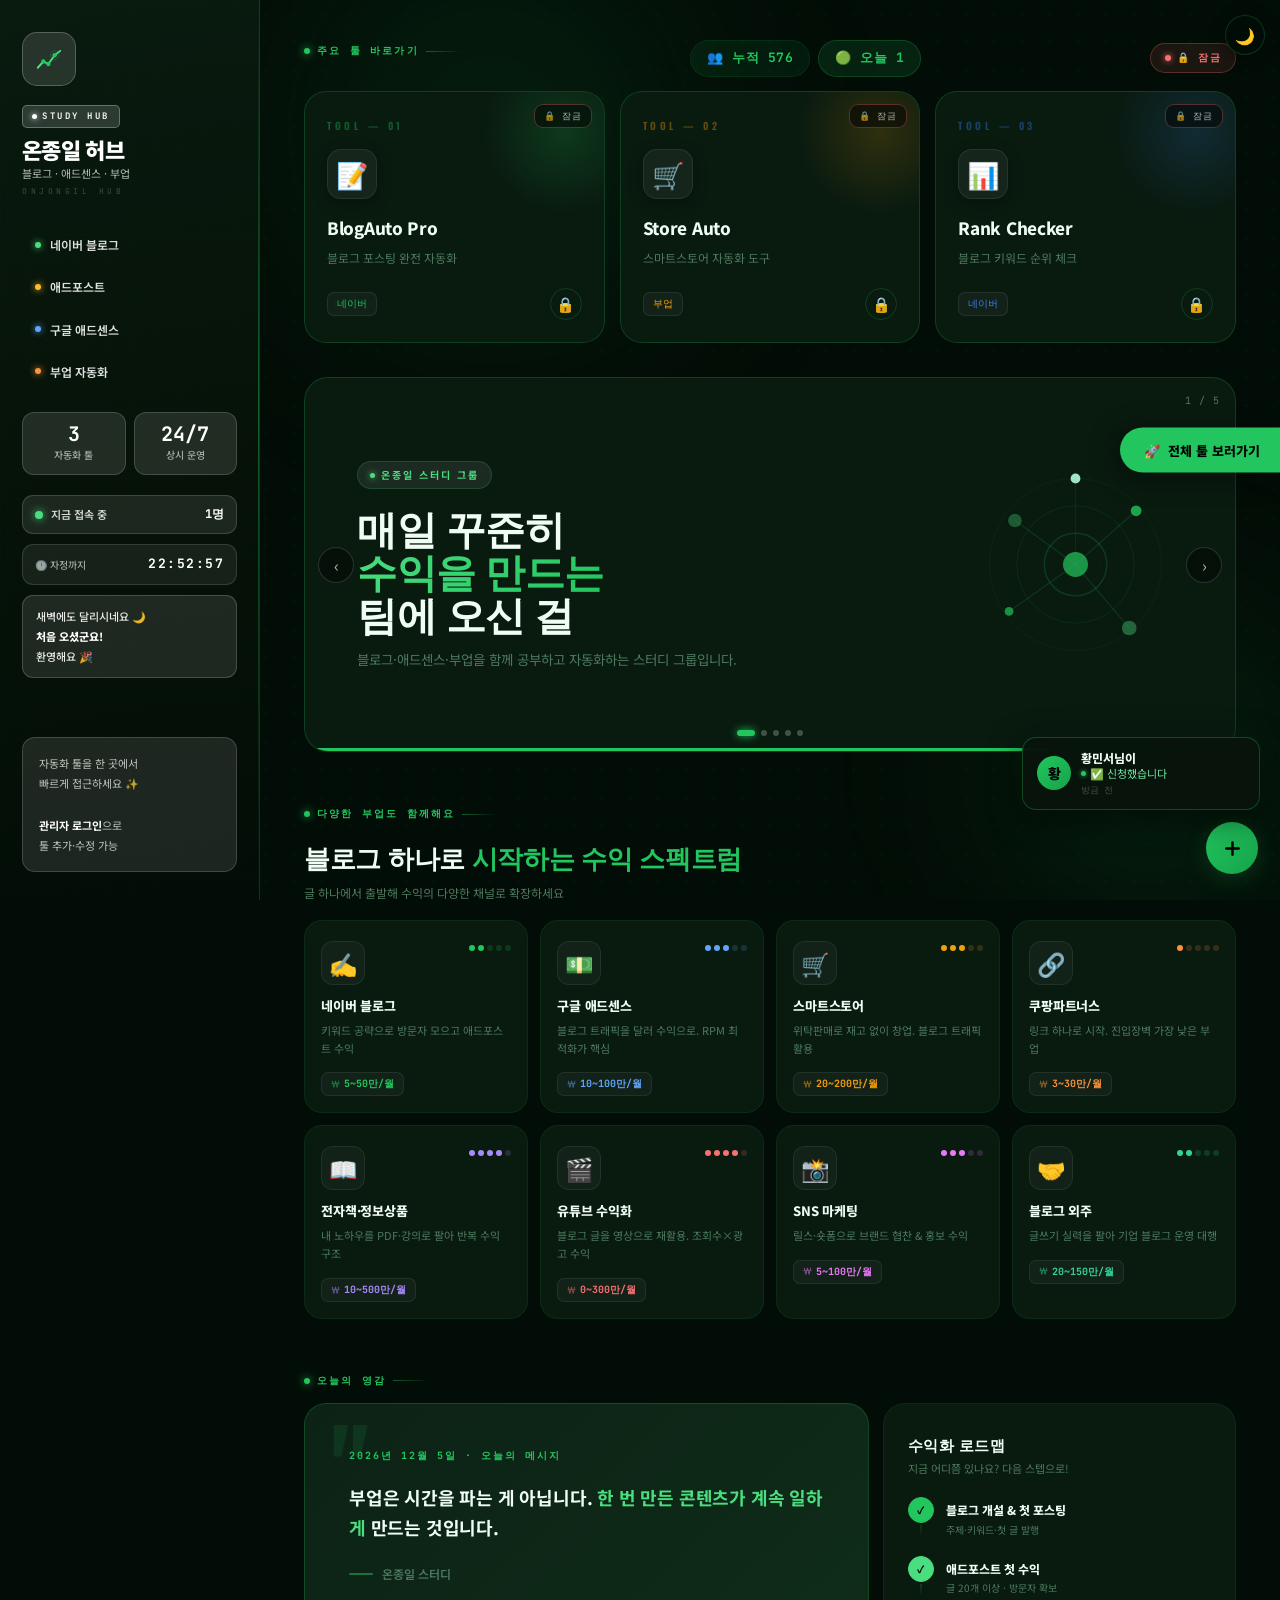
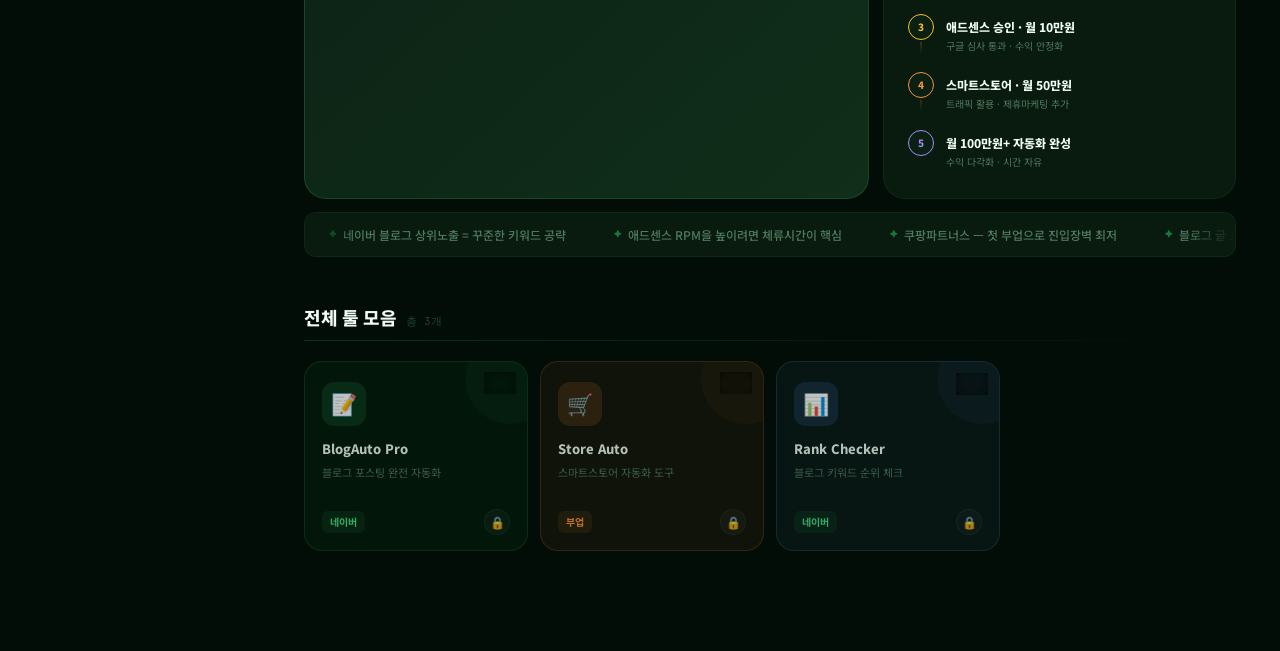
<file: index.html>
<!DOCTYPE html>
<html lang="ko">
<head>
<meta charset="UTF-8"/>
<meta name="viewport" content="width=device-width,initial-scale=1.0,maximum-scale=1.0"/>
<title>온종일 허브 — 블로그로 매달 수익 만들기</title>
<meta name="description" content="AI 자동화 툴 3종 + 8가지 부업 + 수익화 로드맵. 블로그로 매달 수익 만드는 온종일 스터디 허브"/>
<meta name="keywords" content="블로그 수익화,애드센스,네이버 블로그,스마트스토어,부업,BlogAuto Pro,AI 자동화"/>
<meta property="og:type" content="website"/>
<meta property="og:site_name" content="온종일 허브"/>
<meta property="og:title" content="온종일 허브 — 블로그로 매달 수익 만들기"/>
<meta property="og:description" content="AI 자동화 툴 3종 + 8가지 부업 + 수익화 로드맵. 블로그로 매달 수익 만드는 온종일 스터디 허브"/>
<meta property="og:url" content="https://hub.xn--zk5biyyw.com"/>
<meta property="og:image" content="https://hub.xn--zk5biyyw.com/assets/images/og-hub-2026.png"/>
<meta property="og:image:width" content="1200"/>
<meta property="og:image:height" content="630"/>
<meta property="og:image:alt" content="온종일 허브 — 블로그 수익화 AI 자동화 툴 & 부업 스터디"/>
<meta property="og:locale" content="ko_KR"/>
<meta name="twitter:card" content="summary_large_image"/>
<meta name="twitter:title" content="온종일 허브 — 블로그로 매달 수익 만들기"/>
<meta name="twitter:description" content="AI 자동화 툴 3종 + 8가지 부업 + 수익화 로드맵"/>
<meta name="twitter:image" content="https://hub.xn--zk5biyyw.com/assets/images/og-hub-2026.png"/>
<link rel="preconnect" href="https://fonts.googleapis.com"/>
<link rel="preconnect" href="https://fonts.gstatic.com" crossorigin/>
<link href="https://fonts.googleapis.com/css2?family=Noto+Sans+KR:wght@400;500;700;900&family=Oswald:wght@600;700&family=JetBrains+Mono:wght@500;700&display=swap" rel="stylesheet"/>
<style>
/* ── RESET ── */
*,*::before,*::after{box-sizing:border-box;margin:0;padding:0}
html{font-size:16px;-webkit-text-size-adjust:100%}
body,button,input,select{font-family:'Noto Sans KR',-apple-system,sans-serif}
a{text-decoration:none;color:inherit}
img,svg{display:block;max-width:100%}
.hide{display:none!important}

/* ── TOKENS ── */
:root{
  --bg:#030d07;--bg2:#061208;--bg3:#091a0f;--bg4:#0c2215;--bg5:#102e1a;
  --a:#22c55e;--ah:#4ade80;--am:#16a34a;
  --ag:rgba(34,197,94,.18);--ag2:rgba(34,197,94,.08);
  --t1:#f0fdf4;--t2:#bbf7d0;--t3:#6ee7a0;--t4:#4d7a5e;--t5:#1e4432;
  --b1:rgba(34,197,94,.1);--b2:rgba(34,197,94,.22);--b3:rgba(34,197,94,.44);
  --sw:260px;
  --ease:cubic-bezier(.22,1,.36,1);
  --spring:cubic-bezier(.34,1.56,.64,1);
  --r:18px;
}
body.pk{
  --bg:#fef4f8;--bg2:#fdedf4;--bg3:#fce4ee;--bg4:#fbd9e7;--bg5:#f5c8d8;
  --a:#ff4d8d;--ah:#ff80b0;--am:#e0306e;
  --ag:rgba(255,77,141,.15);--ag2:rgba(255,77,141,.07);
  --t1:#160810;--t2:#5a1838;--t3:#9a3870;--t4:#aa7088;--t5:#e8d0db;
  --b1:rgba(255,77,141,.1);--b2:rgba(255,77,141,.22);--b3:rgba(255,77,141,.44);
}

/* ── BASE ── */
body{background:var(--bg);color:var(--t1);line-height:1.6;
  -webkit-font-smoothing:antialiased;overflow-x:hidden;min-height:100vh}
body::before{content:'';position:fixed;inset:0;pointer-events:none;z-index:0;
  background-image:radial-gradient(circle,rgba(34,197,94,.055) 1px,transparent 1px);
  background-size:28px 28px}
body.pk::before{background-image:radial-gradient(circle,rgba(255,77,141,.065) 1px,transparent 1px)}

/* Ambient orbs */
.orbs{position:fixed;inset:0;pointer-events:none;z-index:0;overflow:hidden}
.orb{position:absolute;border-radius:50%;filter:blur(88px);will-change:transform}
.o1{width:580px;height:580px;top:-160px;left:calc(var(--sw) - 60px);
  background:radial-gradient(circle,rgba(12,90,38,.32),transparent 65%);
  animation:o1 24s ease-in-out infinite}
.o2{width:420px;height:420px;bottom:-80px;right:-80px;
  background:radial-gradient(circle,rgba(34,197,94,.18),transparent 65%);
  animation:o2 30s ease-in-out infinite}
body.pk .o1{background:radial-gradient(circle,rgba(255,80,150,.2),transparent 65%)}
body.pk .o2{background:radial-gradient(circle,rgba(255,77,141,.14),transparent 65%)}
@keyframes o1{0%,100%{transform:translate(0,0)}50%{transform:translate(60px,-55px)}}
@keyframes o2{0%,100%{transform:translate(0,0)}50%{transform:translate(-55px,-65px)}}
@keyframes pulse{0%,100%{opacity:1;transform:scale(1)}50%{opacity:.3;transform:scale(.75)}}
@keyframes shake{0%,100%{transform:translateX(0)}20%{transform:translateX(-9px)}40%{transform:translateX(9px)}60%{transform:translateX(-5px)}80%{transform:translateX(5px)}}
@keyframes fadein{from{opacity:0}to{opacity:1}}
@keyframes slideup{from{transform:translateY(52px);opacity:0}to{transform:translateY(0);opacity:1}}

/* ── LAYOUT ── */
.wrap{display:flex;min-height:100vh;position:relative;z-index:1}

/* ── SIDEBAR ── */
.sb{
  width:var(--sw);flex-shrink:0;position:fixed;top:0;left:0;bottom:0;
  background:linear-gradient(170deg,var(--bg3) 0%,var(--bg2) 55%,var(--bg) 100%);
  border-right:1px solid var(--b2);
  display:flex;flex-direction:column;
  padding:32px 22px 28px;z-index:30;overflow:hidden;
}
body.pk .sb{
  background:linear-gradient(165deg,#ff4d8d 0%,#ff6fa6 50%,#ff9ec4 100%);
  border-right-color:rgba(255,255,255,.18);
}
/* grid texture */
.sb-bg{position:absolute;inset:0;opacity:.045;pointer-events:none;overflow:hidden}
.sb-bg svg{width:100%;height:100%}
/* glow line */
.sb::after{content:'';position:absolute;top:0;right:0;bottom:0;width:1px;
  background:linear-gradient(180deg,transparent 0%,var(--b3) 45%,transparent 100%);pointer-events:none}
body.pk .sb::after{background:linear-gradient(180deg,transparent,rgba(255,255,255,.4),transparent)}

.sb-logo{position:relative;z-index:1;margin-bottom:28px}
.sb-icon{width:54px;height:54px;border-radius:15px;
  background:rgba(255,255,255,.12);border:1px solid rgba(255,255,255,.22);
  display:flex;align-items:center;justify-content:center;margin-bottom:14px}
.sb-icon svg{width:30px;height:30px}
.sb-badge{display:inline-flex;align-items:center;gap:5px;margin-bottom:9px;
  background:rgba(255,255,255,.15);border:1px solid rgba(255,255,255,.28);
  color:rgba(255,255,255,.95);font-size:9px;font-weight:700;letter-spacing:2.5px;
  padding:3px 9px;border-radius:5px;text-transform:uppercase;font-family:'JetBrains Mono',monospace}
.sb-badge::before{content:'';width:5px;height:5px;border-radius:50%;
  background:#fff;box-shadow:0 0 6px #fff;animation:pulse 2s infinite}
.sb-name{font-size:22px;font-weight:900;color:#fff;letter-spacing:-.7px;line-height:1.1;margin-bottom:4px}
.sb-sub{font-size:11px;color:rgba(255,255,255,.72);margin-bottom:3px}
.sb-en{font-family:'JetBrains Mono',monospace;font-size:8px;
  color:rgba(255,255,255,.22);letter-spacing:3.5px;text-transform:uppercase}

.sb-nav{display:flex;flex-direction:column;gap:5px;margin-bottom:22px;position:relative;z-index:1}
.sni{display:flex;align-items:center;gap:9px;padding:8px 12px;border-radius:11px;
  font-size:12px;font-weight:600;color:rgba(255,255,255,.88);
  border:1px solid transparent;transition:all .2s;cursor:default}
.sni::before{content:'';width:6px;height:6px;border-radius:50%;flex-shrink:0}
.sni:hover{background:rgba(255,255,255,.13);border-color:rgba(255,255,255,.22)}
.n-g::before{background:#4ade80;box-shadow:0 0 7px #4ade80}
.n-y::before{background:#fbbf24;box-shadow:0 0 7px #fbbf24}
.n-b::before{background:#60a5fa;box-shadow:0 0 7px #60a5fa}
.n-o::before{background:#fb923c;box-shadow:0 0 7px #fb923c}

.sb-stats{display:grid;grid-template-columns:1fr 1fr;gap:8px;margin-bottom:20px;position:relative;z-index:1}
.ss{background:rgba(255,255,255,.11);border:1px solid rgba(255,255,255,.16);
  border-radius:12px;padding:11px 10px;text-align:center}
.ss-n{font-family:'JetBrains Mono',monospace;font-size:20px;font-weight:700;
  color:#fff;line-height:1;margin-bottom:3px}
.ss-l{font-size:10px;color:rgba(255,255,255,.6);font-weight:500}

.sb-footer{margin-top:auto;background:rgba(255,255,255,.1);
  border:1px solid rgba(255,255,255,.16);border-radius:13px;padding:15px 16px;
  position:relative;z-index:1}
.sb-footer p{font-size:11px;color:rgba(255,255,255,.72);line-height:1.88}
.sb-footer strong{color:#fff;font-weight:700}

/* ── MAIN ── */
.main{
  flex:1;margin-left:var(--sw);
  padding:40px 44px 100px;
  width:calc(100% - var(--sw));
  min-height:100vh;
}

/* ── MOBILE HEADER ── */
.mob{display:none;
  background:linear-gradient(135deg,var(--a) 0%,var(--am) 100%);
  padding:16px 18px 14px;
  border-bottom:1px solid rgba(255,255,255,.16);
  position:relative;z-index:30}
.mob-row{display:flex;align-items:center;gap:12px}
.mob-ic{width:44px;height:44px;border-radius:13px;flex-shrink:0;
  background:rgba(255,255,255,.18);display:flex;align-items:center;justify-content:center}
.mob-ic svg{width:26px;height:26px}
.mob-txt h1{font-size:20px;font-weight:900;color:#fff;letter-spacing:-.5px;line-height:1.2}
.mob-txt p{font-size:10px;color:rgba(255,255,255,.75);margin-top:1px}
.mob-tags{display:flex;gap:6px;padding-top:10px;flex-wrap:wrap}
.mtag{display:inline-flex;align-items:center;gap:4px;
  background:rgba(255,255,255,.16);border:1px solid rgba(255,255,255,.28);
  color:#fff;font-size:10px;font-weight:700;padding:4px 10px;border-radius:100px}
.mtag::before{content:'';width:4px;height:4px;border-radius:50%;background:#fff}

/* ── THEME TOGGLE ── */
.tbtn{position:fixed;top:15px;right:15px;z-index:700;
  width:40px;height:40px;border-radius:50%;
  border:1px solid var(--b2);background:rgba(3,13,7,.88);
  backdrop-filter:blur(14px);cursor:pointer;
  display:flex;align-items:center;justify-content:center;font-size:16px;
  box-shadow:0 3px 16px rgba(0,0,0,.45);transition:transform .28s,border-color .2s}
.tbtn:hover{transform:scale(1.12) rotate(22deg);border-color:var(--b3)}
.sun{display:none}
body.pk .tbtn{background:rgba(255,242,248,.88);border-color:rgba(255,77,141,.28)}
body.pk .sun{display:block}
body.pk .moon{display:none}

/* ── SECTION LABEL ── */
.slbl{display:inline-flex;align-items:center;gap:7px;
  font-family:'JetBrains Mono',monospace;font-size:10px;font-weight:700;
  letter-spacing:2.2px;color:var(--a);text-transform:uppercase;margin-bottom:14px}
.slbl::before{content:'';width:6px;height:6px;border-radius:50%;
  background:var(--a);box-shadow:0 0 8px var(--a);animation:pulse 2s infinite}
.slbl::after{content:'';display:inline-block;width:36px;height:1px;
  background:linear-gradient(90deg,var(--b3),transparent)}

/* ── FEATURED HEADER ── */
.fhd{display:flex;align-items:center;justify-content:space-between;
  margin-bottom:14px;gap:10px;flex-wrap:wrap}
.lbtn{display:inline-flex;align-items:center;gap:6px;
  font-family:'JetBrains Mono',monospace;font-size:10px;font-weight:700;
  letter-spacing:1.5px;padding:7px 14px;border-radius:100px;
  border:none;cursor:pointer;transition:all .22s;white-space:nowrap;
  -webkit-tap-highlight-color:transparent}
.lbtn::before{content:'';width:6px;height:6px;border-radius:50%;flex-shrink:0;animation:pulse 1.8s infinite}
.lbtn.red{background:rgba(248,113,113,.1);border:1px solid rgba(248,113,113,.28);color:#f87171}
.lbtn.red::before{background:#f87171;box-shadow:0 0 6px #f87171}
.lbtn.grn{background:var(--ag2);border:1px solid var(--b2);color:var(--a)}
.lbtn.grn::before{background:var(--a);box-shadow:0 0 6px var(--a)}
body.pk .lbtn.red{background:rgba(255,77,141,.09);border-color:rgba(255,77,141,.25);color:#e03578}
body.pk .lbtn.red::before{background:#ff4d8d;box-shadow:0 0 6px #ff4d8d}

/* ── FEATURED GRID ── */
.fg{display:grid;grid-template-columns:repeat(3,minmax(0,1fr));gap:15px}

.fc{
  position:relative;overflow:hidden;
  background:var(--bg3);border:1px solid var(--b2);
  border-radius:22px;padding:26px 22px 22px;
  display:flex;flex-direction:column;
  cursor:pointer;min-width:0;
  transition:transform .32s var(--spring),box-shadow .25s,border-color .25s;
  -webkit-tap-highlight-color:transparent;
}
/* inset glow overlay */
.fc::before{content:'';position:absolute;inset:0;border-radius:22px;
  background:linear-gradient(140deg,var(--fct,rgba(34,197,94,.07)),transparent 55%);
  opacity:0;transition:opacity .3s;pointer-events:none}
.fc:hover::before{opacity:1}
.fc:hover{transform:translateY(-6px);border-color:var(--b3);
  box-shadow:0 18px 52px rgba(0,0,0,.42),0 0 24px var(--ag)}
body.pk .fc{background:#fff;border-color:rgba(255,77,141,.16)}
body.pk .fc:hover{border-color:rgba(255,77,141,.38);
  box-shadow:0 18px 52px rgba(0,0,0,.1),0 0 24px rgba(255,77,141,.1)}

/* Top glow circle */
.fc-gl{position:absolute;top:-50px;right:-50px;width:180px;height:180px;border-radius:50%;
  background:radial-gradient(circle,var(--fcg,rgba(34,197,94,.15)),transparent 65%);
  pointer-events:none}
/* Lock badge */
.fc-lk{position:absolute;top:12px;right:12px;z-index:5;
  display:flex;align-items:center;gap:4px;
  background:rgba(0,0,0,.5);backdrop-filter:blur(10px);
  border:1px solid rgba(248,113,113,.32);border-radius:9px;padding:4px 9px;
  transition:opacity .25s,transform .25s}
.fc-lk span{font-family:'JetBrains Mono',monospace;font-size:9px;
  color:rgba(255,255,255,.7);letter-spacing:1px}
.fc.unlk .fc-lk{opacity:0;transform:scale(.8);pointer-events:none}

.fc-seq{font-family:'Oswald',sans-serif;font-size:10px;font-weight:600;
  letter-spacing:3.5px;color:var(--fca,var(--a));opacity:.38;
  margin-bottom:15px;text-transform:uppercase}
.fc-ico{width:50px;height:50px;border-radius:14px;
  background:rgba(255,255,255,.05);border:1px solid rgba(255,255,255,.08);
  display:flex;align-items:center;justify-content:center;font-size:26px;
  margin-bottom:15px;box-shadow:0 4px 16px rgba(0,0,0,.24)}
.fc-nm{font-size:17px;font-weight:800;color:var(--t1);margin-bottom:7px;letter-spacing:-.3px}
.fc-ds{font-size:12px;color:var(--t4);line-height:1.7;flex:1}
.fc-ft{display:flex;align-items:center;justify-content:space-between;margin-top:20px}
.fc-tg{font-family:'JetBrains Mono',monospace;font-size:10px;
  color:var(--fca,var(--a));background:rgba(255,255,255,.04);
  border:1px solid rgba(255,255,255,.08);padding:3px 9px;border-radius:7px}
.fc-ar{width:32px;height:32px;border-radius:50%;border:1px solid var(--b2);
  display:flex;align-items:center;justify-content:center;
  font-size:15px;color:var(--t5);transition:all .22s}
.fc:hover .fc-ar{background:var(--fca,var(--a));border-color:var(--fca,var(--a));color:#000}
body.pk .fc-nm{color:#111}
body.pk .fc-ico{background:rgba(0,0,0,.03);border-color:rgba(0,0,0,.07)}
body.pk .fc:hover .fc-ar{color:#fff}

/* ── CINEMATIC ── */
.cine{
  margin-top:34px;position:relative;overflow:hidden;
  border-radius:24px;border:1px solid var(--b2);
  background:var(--bg3);height:375px;
  cursor:pointer;user-select:none;
}
body.pk .cine{background:linear-gradient(140deg,#fce0eb,#fbcfdf);border-color:rgba(255,77,141,.22)}

/* Slides container */
.csl{position:relative;width:100%;height:100%}

/* Single slide */
.cs{
  position:absolute;inset:0;
  display:flex;align-items:center;
  padding:40px 52px;gap:36px;
  opacity:0;transform:translateX(38px);
  transition:opacity .58s var(--ease),transform .58s var(--ease);
  pointer-events:none;
}
.cs.on{opacity:1;transform:translateX(0);pointer-events:auto}
.cs.out{opacity:0;transform:translateX(-38px)}

/* Text side */
.ct{flex:1;min-width:0;position:relative;z-index:2}
.ct-eye{display:inline-flex;align-items:center;gap:6px;
  background:rgba(255,255,255,.08);border:1px solid var(--b2);
  color:var(--ah);font-size:10px;font-weight:700;letter-spacing:2px;
  padding:5px 12px;border-radius:100px;margin-bottom:16px;text-transform:uppercase}
.ct-eye::before{content:'';width:5px;height:5px;border-radius:50%;
  background:var(--ah);box-shadow:0 0 6px var(--ah);animation:pulse 2s infinite}
body.pk .ct-eye{background:rgba(255,77,141,.1);border-color:rgba(255,77,141,.26);color:#ff4d8d}
body.pk .ct-eye::before{background:#ff4d8d;box-shadow:0 0 6px #ff4d8d}

.ct-h{font-family:'Oswald',sans-serif;
  font-size:clamp(28px,3.1vw,46px);
  font-weight:700;color:var(--t1);
  letter-spacing:-.5px;line-height:1.08;
  margin-bottom:13px;text-transform:uppercase}
.ct-h em{font-style:normal;
  background:linear-gradient(135deg,var(--ah),var(--a));
  -webkit-background-clip:text;background-clip:text;-webkit-text-fill-color:transparent}
body.pk .ct-h{color:#16080e}
body.pk .ct-h em{background:linear-gradient(135deg,#ff80b0,#ff4d8d);
  -webkit-background-clip:text;background-clip:text;-webkit-text-fill-color:transparent}

.ct-p{font-size:13.5px;color:var(--t4);line-height:1.78;max-width:380px}
body.pk .ct-p{color:#9a6080}

.ct-cta{display:inline-flex;align-items:center;gap:8px;margin-top:20px;
  background:var(--a);color:#000;font-size:13px;font-weight:800;
  padding:11px 22px;border-radius:13px;border:none;cursor:pointer;
  transition:transform .2s var(--spring),background .15s;font-family:inherit}
.ct-cta:hover{transform:scale(1.06);background:var(--ah)}
body.pk .ct-cta{background:#ff4d8d;color:#fff}
body.pk .ct-cta:hover{background:#ff80b0}

/* Visual side */
.cv{flex-shrink:0;width:215px;height:215px;position:relative;z-index:2}
.cv svg{width:100%;height:100%;overflow:visible}

/* Progress bar */
.cpg{position:absolute;bottom:0;left:0;right:0;height:3px;background:rgba(255,255,255,.07)}
.cpg-b{height:100%;background:var(--a);width:0;border-radius:0 2px 2px 0}
body.pk .cpg-b{background:#ff4d8d}

/* Dots */
.cdt{position:absolute;bottom:15px;left:50%;transform:translateX(-50%);
  display:flex;gap:6px;z-index:10}
.cd{width:6px;height:6px;border-radius:50%;
  background:rgba(255,255,255,.24);cursor:pointer;transition:all .28s;
  -webkit-tap-highlight-color:transparent}
.cd.on{background:var(--a);box-shadow:0 0 8px var(--a);width:18px;border-radius:3px}
body.pk .cd.on{background:#ff4d8d;box-shadow:0 0 8px #ff4d8d}

/* Arrows */
.car{position:absolute;top:50%;transform:translateY(-50%);
  width:36px;height:36px;border-radius:50%;
  background:rgba(0,0,0,.38);backdrop-filter:blur(6px);
  border:1px solid rgba(255,255,255,.15);
  display:flex;align-items:center;justify-content:center;
  font-size:16px;color:rgba(255,255,255,.7);cursor:pointer;z-index:10;
  transition:background .18s;-webkit-tap-highlight-color:transparent}
.car:hover{background:var(--a);color:#000}
body.pk .car:hover{background:#ff4d8d;color:#fff}
.cpr{left:13px}.cnx{right:13px}

/* Counter */
.cco{position:absolute;top:15px;right:15px;z-index:10;
  font-family:'JetBrains Mono',monospace;font-size:10px;
  color:rgba(255,255,255,.36);letter-spacing:1px}
body.pk .cco{color:rgba(0,0,0,.28)}

/* ── HUSTLE ── */
.hustle{margin-top:46px}
.h-hd{font-family:'Oswald',sans-serif;font-size:26px;font-weight:700;
  color:var(--t1);text-transform:uppercase;letter-spacing:-.3px;margin-bottom:5px}
.h-hd em{font-style:normal;color:var(--a)}
.h-sub{font-size:12px;color:var(--t4);margin-bottom:18px}
body.pk .h-hd{color:#111}
body.pk .h-hd em{color:#ff4d8d}

.hg{display:grid;grid-template-columns:repeat(4,minmax(0,1fr));gap:12px}
.hc{background:var(--bg3);border:1px solid var(--b1);
  border-radius:var(--r);padding:20px 16px 16px;
  min-width:0;position:relative;overflow:hidden;
  transition:transform .26s var(--spring),border-color .22s}
.hc::after{content:'';position:absolute;bottom:0;left:0;right:0;height:2.5px;
  background:linear-gradient(90deg,transparent,var(--hcc,var(--a)),transparent);
  opacity:0;transition:opacity .3s}
.hc:hover{transform:translateY(-3px);border-color:var(--b2)}
.hc:hover::after{opacity:1}
.hc-top{display:flex;align-items:flex-start;justify-content:space-between;margin-bottom:11px}
.hc-ico{font-size:23px;width:44px;height:44px;border-radius:12px;
  background:rgba(255,255,255,.04);border:1px solid rgba(255,255,255,.07);
  display:flex;align-items:center;justify-content:center}
.hc-dts{display:flex;gap:3px;padding-top:4px}
.hd{width:6px;height:6px;border-radius:50%;background:var(--hcc,var(--a));opacity:.18}
.hd.on{opacity:1}
.hc-nm{font-size:13px;font-weight:800;color:var(--t1);margin-bottom:4px;letter-spacing:-.15px}
.hc-ds{font-size:11px;color:var(--t4);line-height:1.65;margin-bottom:11px}
.hc-ea{display:inline-flex;align-items:center;gap:4px;
  background:rgba(255,255,255,.04);border:1px solid rgba(255,255,255,.07);
  border-radius:7px;padding:3px 9px;
  font-family:'JetBrains Mono',monospace;font-size:10px;font-weight:700;
  color:var(--hcc,var(--ah))}
.hc-ea::before{content:'₩';font-size:9px;opacity:.55}
body.pk .hc{background:#fff;border-color:rgba(0,0,0,.08)}
body.pk .hc:hover{border-color:rgba(255,77,141,.22)}
body.pk .hc-nm{color:#111}
body.pk .hc-ico{background:rgba(0,0,0,.03);border-color:rgba(0,0,0,.06)}
body.pk .hc-ea{background:rgba(0,0,0,.03);border-color:rgba(0,0,0,.06)}

/* ── INSPIRE ── */
.inspire{margin-top:46px}
.ig{display:grid;grid-template-columns:minmax(0,1.6fr) minmax(0,1fr);gap:14px}

/* Quote */
.qc{position:relative;overflow:hidden;
  background:linear-gradient(138deg,var(--bg4),var(--bg5));
  border:1px solid var(--b2);border-radius:22px;
  padding:44px 44px 36px;min-width:0}
body.pk .qc{background:linear-gradient(138deg,#fce0eb,#fad0df);border-color:rgba(255,77,141,.2)}
.qc::before{content:'"';font-family:'Oswald',sans-serif;
  font-size:105px;font-weight:700;color:var(--a);opacity:.12;
  position:absolute;top:6px;left:26px;line-height:1;pointer-events:none}
body.pk .qc::before{color:#ff4d8d}
.q-dt{font-family:'JetBrains Mono',monospace;font-size:10px;font-weight:700;
  letter-spacing:2px;color:var(--a);text-transform:uppercase;margin-bottom:18px;
  position:relative;z-index:1}
body.pk .q-dt{color:#ff4d8d}
.q-txt{font-size:18px;font-weight:700;color:var(--t1);line-height:1.68;
  letter-spacing:-.2px;margin-bottom:22px;position:relative;z-index:1}
.q-txt em{font-style:normal;color:var(--ah)}
body.pk .q-txt{color:#16080e}
body.pk .q-txt em{color:#ff4d8d}
.q-auth{display:flex;align-items:center;gap:9px;position:relative;z-index:1}
.q-ln{width:24px;height:1.5px;background:var(--a);border-radius:1px;opacity:.5}
.q-nm{font-size:12px;color:var(--t4);font-weight:600}
body.pk .q-ln{background:#ff4d8d}

/* Roadmap */
.rc{background:var(--bg3);border:1px solid var(--b1);
  border-radius:22px;padding:28px 24px;
  display:flex;flex-direction:column;min-width:0}
body.pk .rc{background:#fff;border-color:rgba(0,0,0,.08)}
.r-ttl{font-family:'Oswald',sans-serif;font-size:15px;font-weight:700;
  letter-spacing:.5px;text-transform:uppercase;color:var(--t1);margin-bottom:4px}
.r-sub{font-size:11px;color:var(--t4);margin-bottom:20px}
body.pk .r-ttl{color:#111}
.rmap{display:flex;flex-direction:column;flex:1;justify-content:center}
.rst{display:flex;align-items:flex-start;gap:12px;padding-bottom:18px}
.rst:last-child{padding-bottom:0}
.rw{display:flex;flex-direction:column;align-items:center;flex-shrink:0;width:26px}
.rdot{width:26px;height:26px;border-radius:50%;flex-shrink:0;
  border:1.5px solid var(--rc,var(--a));
  display:flex;align-items:center;justify-content:center;
  font-size:10px;font-weight:800;color:var(--rc,var(--a));
  background:rgba(34,197,94,.04);position:relative;z-index:1}
.rst.done .rdot{background:var(--rc,var(--a));color:#000}
body.pk .rst.done .rdot{color:#fff}
.rln{width:1.5px;flex:1;min-height:12px;
  background:linear-gradient(180deg,var(--rc,var(--a)),transparent);
  opacity:.18;margin-top:2px}
.rst:last-child .rln{display:none}
.rb{padding-top:3px}
.rn{font-size:12px;font-weight:800;color:var(--t1);margin-bottom:2px}
.rd{font-size:10px;color:var(--t4);line-height:1.6}
body.pk .rn{color:#111}

/* ── TICKER ── */
.ticker{margin-top:13px;overflow:hidden;
  background:var(--bg3);border:1px solid var(--b1);
  border-radius:12px;padding:12px 0;position:relative;max-width:100%}
body.pk .ticker{background:#fff;border-color:rgba(255,77,141,.1)}
.ticker::before,.ticker::after{content:'';position:absolute;top:0;bottom:0;
  width:52px;z-index:2;pointer-events:none}
.ticker::before{left:0;background:linear-gradient(90deg,var(--bg3),transparent)}
.ticker::after{right:0;background:linear-gradient(-90deg,var(--bg3),transparent)}
body.pk .ticker::before{background:linear-gradient(90deg,#fff,transparent)}
body.pk .ticker::after{background:linear-gradient(-90deg,#fff,transparent)}
.ttr{display:flex;width:max-content;animation:scroll 30s linear infinite}
@keyframes scroll{from{transform:translateX(0)}to{transform:translateX(-50%)}}
.ti{display:inline-flex;align-items:center;gap:6px;padding:0 24px;
  font-size:12px;color:var(--t4);font-weight:500;white-space:nowrap}
.ti::before{content:'✦';font-size:8px;color:var(--a);opacity:.55}
body.pk .ti{color:#9a6080}

/* ── TOOLS SECTION ── */
.tsec{margin-top:46px}
.thd{display:flex;align-items:baseline;gap:10px;margin-bottom:8px}
.thd h2{font-size:18px;font-weight:800;color:var(--t1);letter-spacing:-.4px}
body.pk .thd h2{color:#111}
.tcnt{font-family:'JetBrains Mono',monospace;font-size:11px;color:var(--t5)}
.tdiv{height:1px;background:linear-gradient(90deg,var(--b2),transparent);margin-bottom:20px}
.tg{display:grid;grid-template-columns:repeat(auto-fill,minmax(188px,1fr));gap:12px}

.tc{background:var(--bg3);border:1px solid var(--b1);
  border-radius:var(--r);padding:20px 17px 15px;cursor:pointer;
  min-width:0;position:relative;overflow:hidden;
  transition:transform .26s var(--spring),box-shadow .22s,border-color .22s;
  -webkit-tap-highlight-color:transparent;user-select:none}
.tc:hover{transform:translateY(-4px);border-color:var(--b2);box-shadow:0 12px 36px rgba(0,0,0,.38)}
.tc-gl{position:absolute;top:-28px;right:-28px;width:90px;height:90px;
  border-radius:50%;opacity:.38;pointer-events:none}
.tc-lk{position:absolute;top:11px;right:11px;z-index:5;
  background:rgba(0,0,0,.48);backdrop-filter:blur(8px);
  border:1px solid rgba(248,113,113,.3);border-radius:8px;
  padding:4px 8px;font-size:11px;line-height:1}
.tc-locked{opacity:.75;cursor:pointer}
.tc-locked .tc-ar{color:#f87171!important}
.tc-ico{width:44px;height:44px;border-radius:12px;display:flex;align-items:center;
  justify-content:center;font-size:21px;margin-bottom:13px;position:relative;z-index:1}
.tc-nm{font-size:13px;font-weight:800;color:var(--t1);margin-bottom:4px;
  white-space:nowrap;overflow:hidden;text-overflow:ellipsis;position:relative;z-index:1}
.tc-ds{font-size:11px;color:var(--t4);line-height:1.58;
  display:-webkit-box;-webkit-line-clamp:2;-webkit-box-orient:vertical;
  overflow:hidden;min-height:33px;position:relative;z-index:1}
.tc-ft{display:flex;align-items:center;justify-content:space-between;
  margin-top:12px;position:relative;z-index:1}
.tc-bdg{display:inline-block;padding:3px 8px;border-radius:6px;font-size:10px;font-weight:700}
.tc-ar{width:26px;height:26px;border-radius:50%;background:rgba(255,255,255,.04);
  border:1px solid var(--b1);display:flex;align-items:center;justify-content:center;
  font-size:12px;color:var(--t5);transition:all .2s}
.tc:hover .tc-ar{background:var(--a);border-color:var(--a);color:#000}
body.pk .tc{background:#fff;border-color:rgba(0,0,0,.08)}
body.pk .tc:hover{border-color:rgba(255,77,141,.26)}
body.pk .tc-nm{color:#111}
body.pk .tc-ar{border-color:rgba(0,0,0,.1);color:#ccc;background:rgba(0,0,0,.03)}
body.pk .tc:hover .tc-ar{background:#ff4d8d;border-color:#ff4d8d;color:#fff}

.tc-acts{display:flex;gap:6px;margin-top:10px;position:relative;z-index:1}
.act{padding:5px 11px;border-radius:7px;font-size:10px;font-weight:700;
  border:none;cursor:pointer;font-family:inherit}
.act:hover{opacity:.7}
.ae{background:rgba(34,197,94,.12);color:var(--ah)}
.ad{background:rgba(239,68,68,.1);color:#f87171}
body.pk .ae{background:rgba(255,77,141,.1);color:#ff4d8d}

/* Badge variants */
.bn{background:rgba(34,197,94,.1);color:var(--ah)}
.bap{background:rgba(251,191,36,.1);color:#fbbf24}
.bas{background:rgba(96,165,250,.1);color:#60a5fa}
.bs{background:rgba(251,146,60,.1);color:#fb923c}
.be{background:rgba(255,255,255,.06);color:var(--t4)}
body.pk .bn{background:#e8f5e9;color:#1a7a35}
body.pk .bap{background:#fce4ec;color:#c2185b}
body.pk .bas{background:#e3f2fd;color:#1565c0}
body.pk .bs{background:#fff3e0;color:#e65100}
body.pk .be{background:#f3f3f3;color:#777}

.empty-st{grid-column:1/-1;text-align:center;padding:58px 20px;color:var(--t5)}
.ei{font-size:42px;margin-bottom:12px}.et{font-size:16px;font-weight:700;margin-bottom:6px}
.es{font-size:12px;opacity:.65}

/* ── FAB ── */
.fab{position:fixed;bottom:26px;right:22px;z-index:300;
  width:52px;height:52px;border-radius:50%;border:none;cursor:pointer;
  background:linear-gradient(135deg,var(--a),var(--am));
  display:flex;align-items:center;justify-content:center;color:#000;
  box-shadow:0 5px 22px var(--ag);
  transition:transform .22s var(--spring),box-shadow .2s;
  -webkit-tap-highlight-color:transparent}
.fab:hover{transform:scale(1.1) rotate(45deg);box-shadow:0 8px 30px rgba(34,197,94,.52)}
.fab:active{transform:scale(.94) rotate(45deg)}
.fab svg{width:21px;height:21px}
body.pk .fab{background:linear-gradient(135deg,#ff4d8d,#e0306e);box-shadow:0 5px 22px rgba(255,77,141,.42)}
body.pk .fab:hover{box-shadow:0 8px 30px rgba(255,77,141,.58)}

/* ── ADMIN BAR ── */
.adbar{position:fixed;top:0;left:0;right:0;z-index:600;
  background:rgba(3,13,7,.94);border-bottom:1px solid var(--b2);backdrop-filter:blur(14px)}
.adbar-i{max-width:1900px;margin:0 auto;padding:9px 24px;
  display:flex;align-items:center;justify-content:space-between}
.adlbl{font-family:'JetBrains Mono',monospace;font-size:11px;font-weight:700;color:var(--a);letter-spacing:.5px}
.adx{background:none;border:1px solid var(--b2);border-radius:7px;padding:4px 13px;
  font-size:11px;font-weight:700;color:var(--a);cursor:pointer;font-family:inherit}
.adx:hover{background:rgba(34,197,94,.1)}
body.pk .adbar{background:rgba(255,242,248,.94);border-bottom-color:rgba(255,77,141,.22)}
body.pk .adlbl,.body.pk .adx{color:#ff4d8d}
body.adm .main{padding-top:76px}
body.adm .mob{margin-top:36px}
body.adm .tbtn{top:50px}

/* ── IDLE BADGE ── */
.idlb{position:fixed;bottom:88px;right:22px;z-index:400;
  background:rgba(0,0,0,.78);backdrop-filter:blur(9px);
  border:1px solid rgba(248,113,113,.32);border-radius:11px;
  padding:7px 14px;display:flex;align-items:center;gap:7px;
  font-family:'JetBrains Mono',monospace;font-size:11px;color:#f87171;
  opacity:0;pointer-events:none;transition:opacity .3s}
.idlb.vis{opacity:1}
.idl-d{width:6px;height:6px;border-radius:50%;background:#f87171;animation:pulse 1s infinite}

/* ── OVERLAY / MODAL ── */
.ov{position:fixed;inset:0;background:rgba(0,0,0,.76);
  z-index:800;display:flex;align-items:flex-end;justify-content:center;
  backdrop-filter:blur(7px);animation:fadein .2s}
.modal{background:var(--bg3);border:1px solid var(--b2);
  border-radius:26px 26px 0 0;width:100%;max-width:520px;
  padding:10px 26px 50px;max-height:94vh;overflow-y:auto;
  animation:slideup .3s cubic-bezier(.32,.72,0,1)}
.mf{padding-bottom:62px}
.mhd{width:38px;height:4px;background:var(--b2);border-radius:2px;margin:9px auto 20px}
.mico{font-size:38px;text-align:center;margin-bottom:7px}
.mttl{font-size:18px;font-weight:800;text-align:center;color:var(--t1);margin-bottom:24px}
.mrow{display:flex;gap:10px;margin-top:10px}
body.pk .modal{background:#fff;border-color:rgba(255,77,141,.18)}
body.pk .mttl{color:#111}

/* Form */
.fd{margin-bottom:14px}
.fr{display:grid;grid-template-columns:1fr 1fr;gap:12px}
.fr .fd{margin-bottom:14px}
.fl{display:block;font-family:'JetBrains Mono',monospace;font-size:10px;font-weight:700;
  color:var(--t4);margin-bottom:6px;letter-spacing:1px;text-transform:uppercase}
.req{color:var(--a)}
.fi,.fsl{width:100%;padding:12px 15px;border:1px solid var(--b2);border-radius:11px;
  font-size:14px;outline:none;background:var(--bg4);color:var(--t1);
  transition:border-color .2s,box-shadow .2s;font-family:inherit}
.fi:focus,.fsl:focus{border-color:var(--a);box-shadow:0 0 0 3px var(--ag)}
.fsl{-webkit-appearance:none;appearance:none;cursor:pointer;
  background-image:url("data:image/svg+xml,%3Csvg xmlns='http://www.w3.org/2000/svg' width='14' height='14' viewBox='0 0 24 24' fill='none' stroke='%234d7a5e' stroke-width='2' stroke-linecap='round'%3E%3Cpath d='M6 9l6 6 6-6'/%3E%3C/svg%3E");
  background-repeat:no-repeat;background-position:right 13px center;padding-right:38px}
.ferr{font-size:12px;color:#f87171;text-align:center;margin:-5px 0 12px;font-weight:500}
body.pk .fi,.body.pk .fsl{background:#fafafa;color:#111;border-color:rgba(255,77,141,.18)}
body.pk .fi:focus,.body.pk .fsl:focus{border-color:#ff4d8d;box-shadow:0 0 0 3px rgba(255,77,141,.12)}

.cpk{display:flex;gap:8px;flex-wrap:wrap;margin-top:4px}
.cp{width:32px;height:32px;border-radius:9px;cursor:pointer;
  border:2px solid transparent;transition:transform .15s,border-color .15s}
.cp:hover{transform:scale(1.12)}
.cp.sel{border-color:var(--a);transform:scale(1.16)}

.btn{flex:1;padding:13px;border-radius:13px;border:none;
  font-size:14px;font-weight:700;cursor:pointer;font-family:inherit;transition:all .15s}
.btn:active{transform:scale(.97)}
.bp{background:var(--a);color:#000}
.bp:hover{background:var(--ah)}
.bc{background:rgba(255,255,255,.06);color:var(--t4);border:1px solid var(--b1)}
.bc:hover{background:rgba(255,255,255,.11)}
body.pk .bp{background:#ff4d8d;color:#fff}
body.pk .bp:hover{background:#ff80b0}
body.pk .bc{background:#f2f2f2;color:#888;border-color:#eee}

/* Numpad */
.pins{display:flex;gap:11px;justify-content:center;margin-bottom:6px}
.pin{width:14px;height:14px;border-radius:50%;border:2px solid var(--b3);
  transition:background .15s,border-color .15s}
.pin.on{background:var(--a);border-color:var(--a)}
body.pk .pin.on{background:#ff4d8d;border-color:#ff4d8d}
.npad{display:grid;grid-template-columns:repeat(3,1fr);gap:9px;margin-top:18px}
.np{height:55px;border-radius:13px;border:1px solid var(--b1);
  background:var(--bg4);color:var(--t1);
  font-size:20px;font-weight:700;cursor:pointer;font-family:'JetBrains Mono',monospace;
  transition:background .12s,transform .08s;-webkit-tap-highlight-color:transparent}
.np:hover{background:var(--bg5);border-color:var(--b2)}
.np:active{transform:scale(.92)}
.np-del{font-size:15px;color:var(--t4);background:rgba(248,113,113,.07);border-color:rgba(248,113,113,.16)}
.np-del:hover{background:rgba(248,113,113,.14)}
.np-0{grid-column:1/3}
body.pk .np{background:#f5f0f4;border-color:rgba(255,77,141,.12);color:#111}
body.pk .np:hover{background:#ede0e8;border-color:rgba(255,77,141,.25)}

/* ── RESPONSIVE ── */
@media(max-width:1140px){
  .main{padding:34px 30px 88px}
  .hg{grid-template-columns:repeat(3,minmax(0,1fr))}
  .cs{padding:32px 40px;gap:26px}
}
@media(max-width:960px){
  :root{--sw:0px}
  .sb{display:none}
  .mob{display:block}
  .wrap{flex-direction:column}
  .main{margin-left:0;padding:20px 16px 88px;width:100%}
  .fg{grid-template-columns:repeat(2,minmax(0,1fr))}
  .ig{grid-template-columns:minmax(0,1fr)}
  .hg{grid-template-columns:repeat(2,minmax(0,1fr))}
  .cine{height:335px}
  .cs{padding:28px 22px 46px;gap:18px}
  .cv{width:155px;height:155px}
  .ct-h{font-size:26px}
}
@media(max-width:600px){
  .main{padding:14px 14px 84px}
  .fg{grid-template-columns:minmax(0,1fr)}
  .hg{grid-template-columns:repeat(2,minmax(0,1fr))}
  .tg{grid-template-columns:repeat(2,minmax(0,1fr))}
  .cine{height:294px}
  .cs{flex-direction:column;padding:20px 18px 42px;align-items:flex-start;gap:0}
  .cv{position:absolute;right:12px;top:12px;width:108px;height:108px;opacity:.28;pointer-events:none}
  .ct-h{font-size:22px}
  .ct-p{font-size:12px;display:none}
  .ct-eye{font-size:9px;padding:4px 9px}
  .h-hd{font-size:22px}
  .qc{padding:32px 24px 28px}
  .q-txt{font-size:15px}
}
@media(min-width:601px) and (max-width:960px){.cs{align-items:center}}

/* ── VISITOR CHIPS (fhd 인라인, PC) ── */
.vis-chips{display:flex;align-items:center;gap:8px}
.vis-chip{
  display:inline-flex;align-items:center;gap:6px;
  background:var(--ag2);border:1px solid var(--b1);border-radius:100px;
  padding:7px 16px;
  font-family:'JetBrains Mono',monospace;font-size:13px;font-weight:700;
  color:var(--a);white-space:nowrap;letter-spacing:.5px;
}
.vis-chip-today{border-color:var(--b2);background:rgba(34,197,94,.12)}
body.pk .vis-chip{background:rgba(255,77,141,.07);border-color:rgba(255,77,141,.15);color:#e0306e}
body.pk .vis-chip-today{background:rgba(255,77,141,.14);border-color:rgba(255,77,141,.28)}
/* PC에서만 vis-chips 표시, 모바일에서는 mob-tags로 */
@media(max-width:960px){.vis-chips{display:none}}
/* 모바일 방문자 태그 강조 */
.mob-vis-chip{background:rgba(255,255,255,.22)!important;border-color:rgba(255,255,255,.38)!important}
.mob-vis-today{animation:none}
/* 사이드바 스크롤 (스크롤바 숨김) */
.sb{overflow-y:auto;overflow-x:hidden}
.sb::-webkit-scrollbar{display:none}
.sb{-ms-overflow-style:none;scrollbar-width:none}
/* 새 요소 여백 축소 */
.sb-live{margin-bottom:7px}
.sb-cdown{margin-bottom:7px}
.sb-greet{margin-bottom:7px}

/* ── SOCIAL PROOF TOAST ── */
.sp-toast{
  position:fixed;bottom:90px;right:20px;left:auto;top:auto;z-index:800;
  background:rgba(8,20,12,.95);backdrop-filter:blur(18px);
  border:1px solid rgba(34,197,94,.3);border-radius:14px;
  padding:12px 14px;min-width:0;width:238px;
  display:flex;align-items:center;gap:10px;
  box-shadow:0 8px 32px rgba(0,0,0,.6),0 0 20px rgba(34,197,94,.07);
  transition:opacity .6s ease,transform .6s ease;
}
body.pk .sp-toast{
  background:rgba(255,242,248,.96);
  border-color:rgba(255,77,141,.3);
  box-shadow:0 8px 32px rgba(0,0,0,.14);
}
.sp-toast.sp-out{opacity:0;transform:translateY(10px);pointer-events:none}
.sp-ava{
  width:34px;height:34px;border-radius:50%;flex-shrink:0;
  background:linear-gradient(135deg,#22c55e,#16a34a);
  display:flex;align-items:center;justify-content:center;
  font-size:14px;font-weight:900;color:#000;font-family:'Noto Sans KR',sans-serif;
}
body.pk .sp-ava{background:linear-gradient(135deg,#ff80b0,#ff4d8d);color:#fff}
.sp-body{flex:1;min-width:0}
.sp-name{font-size:12px;font-weight:800;color:#f0fdf4;line-height:1.3;margin-bottom:1px}
body.pk .sp-name{color:#160810}
.sp-act{font-size:11px;color:#6ee7a0;line-height:1.3;display:flex;align-items:center;gap:4px}
body.pk .sp-act{color:#9a6080}
.sp-dot{width:5px;height:5px;border-radius:50%;background:#22c55e;
  box-shadow:0 0 5px #22c55e;flex-shrink:0;animation:pulse 2s infinite}
body.pk .sp-dot{background:#ff4d8d;box-shadow:0 0 5px #ff4d8d}
.sp-time{font-family:'JetBrains Mono',monospace;font-size:9px;
  color:rgba(255,255,255,.25);margin-top:2px}
body.pk .sp-time{color:rgba(0,0,0,.28)}
@media(max-width:960px){
  .sp-toast{top:auto;bottom:72px;left:12px;width:auto;min-width:200px;max-width:250px;padding:10px 13px}
}

/* ── SCROLL PROGRESS BAR ── */
.pg-bar{position:fixed;top:0;left:0;height:3px;width:0;z-index:9999;
  background:linear-gradient(90deg,var(--a),var(--ah));
  pointer-events:none;border-radius:0 2px 2px 0;transition:width .12s linear}
body.pk .pg-bar{background:linear-gradient(90deg,#ff4d8d,#ff80b0)}

/* ── SIDEBAR: 실시간 접속자 ── */
.sb-live{display:flex;align-items:center;gap:8px;
  background:rgba(255,255,255,.09);border:1px solid rgba(255,255,255,.15);
  border-radius:11px;padding:9px 12px;margin-bottom:10px;position:relative;z-index:1}
.sb-live-dot{width:8px;height:8px;border-radius:50%;flex-shrink:0;
  background:#4ade80;box-shadow:0 0 8px #4ade80;animation:pulse 1.5s infinite}
body.pk .sb-live-dot{background:#ffb3cc;box-shadow:0 0 8px #ffb3cc}
.sb-live-txt{font-size:11px;color:rgba(255,255,255,.82);font-weight:600;flex:1}
.sb-live-num{font-family:'JetBrains Mono',monospace;font-size:12px;font-weight:700;color:#fff}

/* ── SIDEBAR: 자정 카운트다운 ── */
.sb-cdown{display:flex;align-items:center;justify-content:space-between;
  background:rgba(255,255,255,.07);border:1px solid rgba(255,255,255,.12);
  border-radius:11px;padding:9px 12px;margin-bottom:10px;position:relative;z-index:1}
.sb-cdown-lbl{font-size:10px;color:rgba(255,255,255,.6);font-weight:500}
.sb-cdown-time{font-family:'JetBrains Mono',monospace;font-size:13px;
  font-weight:700;color:#fff;letter-spacing:1.5px}

/* ── SIDEBAR: 인삿말 ── */
.sb-greet{background:rgba(255,255,255,.1);border:1px solid rgba(255,255,255,.18);
  border-radius:11px;padding:11px 13px;margin-bottom:10px;position:relative;z-index:1}
.sb-greet-txt{font-size:11px;color:rgba(255,255,255,.9);line-height:1.8;font-weight:500}
.sb-greet-em{color:#fff;font-weight:800}

/* ── CTA SLIDE ── */
.cta-slide{
  position:fixed;right:-230px;top:50%;transform:translateY(-50%);z-index:700;
  background:var(--a);color:#000;font-family:'Noto Sans KR',sans-serif;
  border-radius:100px 0 0 100px;padding:13px 20px 13px 24px;
  font-size:13px;font-weight:800;
  box-shadow:-4px 4px 28px rgba(0,0,0,.35);
  cursor:pointer;border:none;
  display:flex;align-items:center;gap:8px;white-space:nowrap;
  transition:right .55s var(--spring);
}
.cta-slide.cta-vis{right:0}
.cta-slide:hover{background:var(--ah)}
body.pk .cta-slide{background:#ff4d8d;color:#fff}
body.pk .cta-slide:hover{background:#ff80b0}
@media(max-width:960px){.cta-slide{display:none}}

/* ── 신규 요소 등장 애니메이션 ── */
@keyframes welin{from{opacity:0;transform:translateY(16px)}to{opacity:1;transform:translateY(0)}}
.sb-live{animation:welin .55s .35s var(--ease) both}
.sb-cdown{animation:welin .55s .45s var(--ease) both}
.sb-greet{animation:welin .55s .55s var(--ease) both}

/* ── 페이지 진입 펑 애니메이션 ── */
@keyframes popIn{
  0%  {opacity:0;transform:scale(.78) translateY(18px)}
  60% {opacity:1;transform:scale(1.06) translateY(-4px)}
  100%{opacity:1;transform:scale(1) translateY(0)}
}
@keyframes fadeUp{
  from{opacity:0;transform:translateY(32px)}
  to  {opacity:1;transform:translateY(0)}
}
.sb-logo {animation:popIn  .9s  .08s cubic-bezier(.34,1.56,.64,1) both}
.sb-nav  {animation:fadeUp .7s  .3s  cubic-bezier(.22,1,.36,1)    both}
.sb-stats{animation:fadeUp .7s  .42s cubic-bezier(.22,1,.36,1)    both}
.mob     {animation:popIn  .85s .08s cubic-bezier(.34,1.56,.64,1) both}
.fhd     {animation:fadeUp .7s  .2s  cubic-bezier(.22,1,.36,1)    both}
.fg      {animation:fadeUp .75s .35s cubic-bezier(.22,1,.36,1)    both}
/* ── MOBILE INFOBAR (모바일 전용, PC에서는 숨김) ── */
.mob-infobar{display:none}
@media(max-width:960px){
  .mob-infobar{
    display:flex;align-items:center;justify-content:space-between;
    background:var(--ag2);border:1px solid var(--b1);
    border-radius:10px;padding:8px 14px;margin-bottom:14px;gap:8px;
  }
}
.mob-info-item{
  display:flex;align-items:center;gap:5px;
  font-family:'JetBrains Mono',monospace;font-size:10px;font-weight:600;
  color:var(--t3);white-space:nowrap;
}
.mob-info-dot{
  width:5px;height:5px;border-radius:50%;flex-shrink:0;
  background:var(--a);box-shadow:0 0 5px var(--a);animation:pulse 1.5s infinite;
}
body.pk .mob-infobar{background:rgba(255,77,141,.07);border-color:rgba(255,77,141,.15)}
body.pk .mob-info-item{color:#e0306e}
body.pk .mob-info-dot{background:#ff4d8d;box-shadow:0 0 5px #ff4d8d}
</style>
</head>
<body>

<div class="pg-bar" id="pg-bar"></div>

<div class="orbs"><div class="orb o1"></div><div class="orb o2"></div></div>

<button class="tbtn" onclick="T()" aria-label="테마">
  <span class="moon">🌙</span><span class="sun">☀️</span>
</button>

<!-- Admin bar -->
<div id="adbar" class="adbar hide">
  <div class="adbar-i">
    <span class="adlbl">⚙ ADMIN MODE</span>
    <button class="adx" onclick="exitAdmin()">나가기</button>
  </div>
</div>

<!-- Mobile header -->
<header class="mob">
  <div class="mob-row">
    <div class="mob-ic">
      <svg viewBox="0 0 40 40" fill="none">
        <path d="M5 32L12 24L19 27L27 16L35 10" stroke="rgba(255,255,255,.95)" stroke-width="2.5" stroke-linecap="round" stroke-linejoin="round"/>
        <circle cx="12" cy="24" r="3" fill="#fff" opacity=".9"/>
        <circle cx="19" cy="27" r="3" fill="#fff" opacity=".9"/>
        <circle cx="27" cy="16" r="3" fill="#fff" opacity=".9"/>
        <circle cx="27" cy="16" r="5.5" fill="none" stroke="rgba(255,255,255,.3)" stroke-width="1.2"/>
      </svg>
    </div>
    <div class="mob-txt">
      <h1>온종일 허브</h1>
      <p>블로그 · 애드센스 · 부업 스터디</p>
    </div>
  </div>
  <div class="mob-tags">
    <span class="mtag">네이버</span>
    <span class="mtag">애드포스트</span>
    <span class="mtag">애드센스</span>
    <span class="mtag">부업</span>
    <span class="mtag mob-vis-chip" id="mob-vis-total">👥 누적 575</span>
    <span class="mtag mob-vis-chip mob-vis-today" id="mob-vis-today">🟢 오늘 0</span>
  </div>
</header>

<div class="wrap">
  <!-- Sidebar -->
  <aside class="sb">
    <div class="sb-bg">
      <svg viewBox="0 0 260 800" preserveAspectRatio="none">
        <defs><pattern id="gp" x="0" y="0" width="26" height="26" patternUnits="userSpaceOnUse">
          <path d="M26 0L0 0 0 26" fill="none" stroke="#22c55e" stroke-width=".5"/></pattern></defs>
        <rect width="260" height="800" fill="url(#gp)"/>
      </svg>
    </div>
    <div class="sb-logo">
      <div class="sb-icon">
        <svg viewBox="0 0 48 48" fill="none">
          <path d="M6 38L15 28L23 32L33 18L42 11" stroke="#4ade80" stroke-width="3" stroke-linecap="round" stroke-linejoin="round"/>
          <circle cx="15" cy="28" r="3.5" fill="#22c55e"/>
          <circle cx="23" cy="32" r="3.5" fill="#22c55e"/>
          <circle cx="33" cy="18" r="3.5" fill="#22c55e"/>
          <circle cx="33" cy="18" r="7" fill="none" stroke="rgba(34,197,94,.3)" stroke-width="1.5"/>
        </svg>
      </div>
      <div class="sb-badge">Study Hub</div>
      <div class="sb-name">온종일 허브</div>
      <div class="sb-sub">블로그 · 애드센스 · 부업</div>
      <div class="sb-en">ONJONGIL HUB</div>
    </div>
    <nav class="sb-nav">
      <span class="sni n-g">네이버 블로그</span>
      <span class="sni n-y">애드포스트</span>
      <span class="sni n-b">구글 애드센스</span>
      <span class="sni n-o">부업 자동화</span>
    </nav>
    <div class="sb-stats">
      <div class="ss"><div class="ss-n" id="sb-cnt">3</div><div class="ss-l">자동화 툴</div></div>
      <div class="ss"><div class="ss-n">24/7</div><div class="ss-l">상시 운영</div></div>
    </div>
    <!-- 실시간 접속자 -->
    <div class="sb-live">
      <div class="sb-live-dot"></div>
      <span class="sb-live-txt">지금 접속 중</span>
      <span class="sb-live-num" id="sb-live-num">24명</span>
    </div>
    <!-- 자정 카운트다운 -->
    <div class="sb-cdown">
      <span class="sb-cdown-lbl">🕛 자정까지</span>
      <span class="sb-cdown-time" id="sb-cdown-time">00:00:00</span>
    </div>
    <!-- 인삿말 -->
    <div class="sb-greet">
      <p class="sb-greet-txt" id="sb-greet-txt"></p>
    </div>
    <div class="sb-footer">
      <p>자동화 툴을 한 곳에서<br>빠르게 접근하세요 ✨<br><br><strong>관리자 로그인</strong>으로<br>툴 추가·수정 가능</p>
    </div>
  </aside>

  <!-- Main content -->
  <main class="main">

    <!-- 모바일 전용 인포바 -->
    <div class="mob-infobar">
      <div class="mob-info-item">
        <div class="mob-info-dot"></div>
        <span>지금 <span id="mob-live-num">1명</span> 접속 중</span>
      </div>
      <div class="mob-info-item">
        🕛 자정까지 <span id="mob-cdown-time">00:00:00</span>
      </div>
    </div>

    <!-- Featured tools -->
    <div class="fhd">
      <div class="slbl">주요 툴 바로가기</div>
      <div class="vis-chips" id="vis-chips">
        <span class="vis-chip" id="vis-total">👥 누적 575</span>
        <span class="vis-chip vis-chip-today" id="vis-today">🟢 오늘 0</span>
      </div>
      <button class="lbtn red" id="lbtn" onclick="onLB()">
        <span id="ltxt">🔒 잠금</span>
      </button>
    </div>
    <div class="fg" id="fg"></div>

    <!-- Cinematic -->
    <div class="cine" id="cine">
      <div class="csl" id="csl"></div>
      <div class="cpg"><div class="cpg-b" id="cpgb"></div></div>
      <div class="cdt" id="cdt"></div>
      <button class="car cpr" onclick="event.stopPropagation();CP()">&#8249;</button>
      <button class="car cnx" onclick="event.stopPropagation();CN()">&#8250;</button>
      <div class="cco" id="cco">1 / 5</div>
    </div>

    <!-- Hustle -->
    <section class="hustle">
      <div class="slbl">다양한 부업도 함께해요</div>
      <div class="h-hd">블로그 하나로 <em>시작하는 수익 스펙트럼</em></div>
      <div class="h-sub">글 하나에서 출발해 수익의 다양한 채널로 확장하세요</div>
      <div class="hg" id="hg"></div>
    </section>

    <!-- Inspire -->
    <section class="inspire">
      <div class="slbl">오늘의 영감</div>
      <div class="ig">
        <div class="qc">
          <div class="q-dt" id="q-dt"></div>
          <p class="q-txt" id="q-txt"></p>
          <div class="q-auth"><div class="q-ln"></div><span class="q-nm" id="q-nm"></span></div>
        </div>
        <div class="rc">
          <div class="r-ttl">수익화 로드맵</div>
          <div class="r-sub">지금 어디쯤 있나요? 다음 스텝으로!</div>
          <div class="rmap">
            <div class="rst done" style="--rc:#22c55e">
              <div class="rw"><div class="rdot">✓</div><div class="rln"></div></div>
              <div class="rb"><div class="rn">블로그 개설 & 첫 포스팅</div><div class="rd">주제·키워드·첫 글 발행</div></div>
            </div>
            <div class="rst done" style="--rc:#4ade80">
              <div class="rw"><div class="rdot">✓</div><div class="rln"></div></div>
              <div class="rb"><div class="rn">애드포스트 첫 수익</div><div class="rd">글 20개 이상 · 방문자 확보</div></div>
            </div>
            <div class="rst" style="--rc:#fbbf24">
              <div class="rw"><div class="rdot">3</div><div class="rln"></div></div>
              <div class="rb"><div class="rn">애드센스 승인 · 월 10만원</div><div class="rd">구글 심사 통과 · 수익 안정화</div></div>
            </div>
            <div class="rst" style="--rc:#fb923c">
              <div class="rw"><div class="rdot">4</div><div class="rln"></div></div>
              <div class="rb"><div class="rn">스마트스토어 · 월 50만원</div><div class="rd">트래픽 활용 · 제휴마케팅 추가</div></div>
            </div>
            <div class="rst" style="--rc:#a78bfa">
              <div class="rw"><div class="rdot">5</div><div class="rln"></div></div>
              <div class="rb"><div class="rn">월 100만원+ 자동화 완성</div><div class="rd">수익 다각화 · 시간 자유</div></div>
            </div>
          </div>
        </div>
      </div>
      <div class="ticker"><div class="ttr" id="ttr"></div></div>
    </section>

    <!-- All tools -->
    <section class="tsec">
      <div class="thd"><h2>전체 툴 모음</h2><span class="tcnt" id="tcnt"></span></div>
      <div class="tdiv"></div>
      <div class="tg" id="tg"></div>
    </section>

  </main>
</div>

<!-- Social Proof Toast -->
<div class="sp-toast sp-out" id="sp-toast">
  <div class="sp-ava" id="sp-ava">김</div>
  <div class="sp-body">
    <div class="sp-name" id="sp-name">김민준님이</div>
    <div class="sp-act"><div class="sp-dot"></div><span id="sp-act-txt">방문했습니다</span></div>
    <div class="sp-time" id="sp-time">방금 전</div>
  </div>
</div>

<!-- CTA Slide -->
<button class="cta-slide" id="cta-slide" onclick="document.getElementById('tg').scrollIntoView({behavior:'smooth'})">
  🚀 <span>전체 툴 보러가기</span>
</button>

<!-- FAB -->
<button class="fab" onclick="onFab()" aria-label="관리자 메뉴">
  <svg viewBox="0 0 24 24" fill="none" stroke="currentColor" stroke-width="2.8" stroke-linecap="round">
    <line x1="12" y1="5" x2="12" y2="19"/><line x1="5" y1="12" x2="19" y2="12"/>
  </svg>
</button>

<!-- Idle badge -->
<div class="idlb" id="idlb">
  <div class="idl-d"></div>
  <span id="idltxt">자동 잠금까지 60초</span>
</div>

<!-- Lock modal -->
<div class="ov hide" id="lov" onclick="OB(event,'lov')">
  <div class="modal" style="max-width:330px;padding-bottom:46px">
    <div class="mhd"></div>
    <div class="mico">🔐</div>
    <div class="mttl">비밀번호 입력</div>
    <div class="pins">
      <div class="pin" id="p0"></div><div class="pin" id="p1"></div>
      <div class="pin" id="p2"></div><div class="pin" id="p3"></div>
    </div>
    <p class="ferr hide" id="lerr">비밀번호가 틀렸습니다</p>
    <div class="npad">
      <button class="np" onclick="KP('1')">1</button>
      <button class="np" onclick="KP('2')">2</button>
      <button class="np" onclick="KP('3')">3</button>
      <button class="np" onclick="KP('4')">4</button>
      <button class="np" onclick="KP('5')">5</button>
      <button class="np" onclick="KP('6')">6</button>
      <button class="np" onclick="KP('7')">7</button>
      <button class="np" onclick="KP('8')">8</button>
      <button class="np" onclick="KP('9')">9</button>
      <button class="np np-0" onclick="KP('0')">0</button>
      <button class="np np-del" onclick="KD()">&#9003;</button>
    </div>
  </div>
</div>

<!-- Admin PW modal -->
<div class="ov hide" id="pov" onclick="OB(event,'pov')">
  <div class="modal" style="max-width:460px">
    <div class="mhd"></div>
    <div class="mico">🔑</div>
    <div class="mttl">관리자 로그인</div>
    <div class="fd">
      <label class="fl">비밀번호</label>
      <input class="fi" type="password" id="pwinp" placeholder="비밀번호 입력" onkeydown="if(event.key==='Enter')chkPW()"/>
    </div>
    <p class="ferr hide" id="pwerr">비밀번호가 틀렸습니다</p>
    <div class="mrow">
      <button class="btn bc" onclick="H('pov')">취소</button>
      <button class="btn bp" onclick="chkPW()">확인</button>
    </div>
  </div>
</div>

<!-- Edit modal -->
<div class="ov hide" id="eov" onclick="OB(event,'eov')">
  <div class="modal mf" style="max-width:500px">
    <div class="mhd"></div>
    <div class="mttl" id="ettl">툴 추가</div>
    <div class="fd"><label class="fl">툴 이름 <span class="req">*</span></label>
      <input class="fi" type="text" id="fn" placeholder="예: BlogAuto Pro"/></div>
    <div class="fd"><label class="fl">URL <span class="req">*</span></label>
      <input class="fi" type="url" id="fu" placeholder="https://example.com"/></div>
    <div class="fd"><label class="fl">설명</label>
      <input class="fi" type="text" id="fd2" placeholder="한 줄 설명"/></div>
    <div class="fr">
      <div class="fd"><label class="fl">카테고리</label>
        <select class="fsl" id="fc2">
          <option value="naver">네이버</option><option value="adpost">애드포스트</option>
          <option value="adsense">애드센스</option><option value="side">부업</option><option value="etc">기타</option>
        </select>
      </div>
      <div class="fd"><label class="fl">아이콘</label>
        <input class="fi" type="text" id="fi2" placeholder="📝" maxlength="2"/></div>
    </div>
    <div class="fd"><label class="fl">카드 색상</label><div class="cpk" id="cpk"></div></div>
    <div class="mrow">
      <button class="btn bc" onclick="H('eov')">취소</button>
      <button class="btn bp" onclick="saveCard()">저장</button>
    </div>
  </div>
</div>

<script>
/* ════════════ CONFIG ════════════ */
const C={PW:'0000',TPW:'3210',K:'oj_v3'};

/* ════════════ COLOR PALETTES ════════════ */
const DCOLORS=[
  {bg:'rgba(34,197,94,.07)',bd:'rgba(34,197,94,.2)',gw:'rgba(34,197,94,.15)',ic:'rgba(34,197,94,.16)'},
  {bg:'rgba(96,165,250,.07)',bd:'rgba(96,165,250,.2)',gw:'rgba(96,165,250,.13)',ic:'rgba(96,165,250,.16)'},
  {bg:'rgba(251,191,36,.07)',bd:'rgba(251,191,36,.2)',gw:'rgba(251,191,36,.13)',ic:'rgba(251,191,36,.16)'},
  {bg:'rgba(251,146,60,.07)',bd:'rgba(251,146,60,.2)',gw:'rgba(251,146,60,.13)',ic:'rgba(251,146,60,.16)'},
  {bg:'rgba(167,139,250,.07)',bd:'rgba(167,139,250,.2)',gw:'rgba(167,139,250,.13)',ic:'rgba(167,139,250,.16)'},
  {bg:'rgba(52,211,153,.07)',bd:'rgba(52,211,153,.2)',gw:'rgba(52,211,153,.13)',ic:'rgba(52,211,153,.16)'},
];
const LC=[
  {bg:'#fff0f5',bd:'#ffb8d2',gw:'rgba(255,184,210,.45)',ic:'rgba(255,100,160,.13)'},
  {bg:'#f0f6ff',bd:'#b3ccff',gw:'rgba(179,204,255,.45)',ic:'rgba(59,130,246,.13)'},
  {bg:'#fffbf0',bd:'#ffd4a3',gw:'rgba(255,212,163,.45)',ic:'rgba(230,126,0,.13)'},
  {bg:'#fff5f0',bd:'#ffbfa3',gw:'rgba(255,191,163,.45)',ic:'rgba(234,88,12,.13)'},
  {bg:'#f8f0ff',bd:'#d4b3ff',gw:'rgba(212,179,255,.45)',ic:'rgba(124,58,237,.13)'},
  {bg:'#f0fff9',bd:'#a3f0cf',gw:'rgba(163,240,207,.45)',ic:'rgba(16,185,129,.13)'},
];
const GC=()=>document.body.classList.contains('pk')?LC:DCOLORS;

/* ════════════ DATA ════════════ */
const CATS={
  naver:{l:'네이버',c:'bn'},adpost:{l:'애드포스트',c:'bap'},
  adsense:{l:'애드센스',c:'bas'},side:{l:'부업',c:'bs'},etc:{l:'기타',c:'be'}
};
const FA=['#22c55e','#f59e0b','#3b82f6'];
const FG=['rgba(34,197,94,.18)','rgba(245,158,11,.16)','rgba(59,130,246,.16)'];
const FT=['rgba(34,197,94,.07)','rgba(245,158,11,.07)','rgba(59,130,246,.07)'];

const DT=[
  {name:'BlogAuto Pro',url:'https://www.blogautopro.com',desc:'블로그 포스팅 완전 자동화',cat:'naver',icon:'📝',ci:0},
  {name:'Store Auto',url:'https://store.xn--zk5biyyw.com',desc:'스마트스토어 자동화 도구',cat:'side',icon:'🛒',ci:3},
  {name:'Rank Checker',url:'https://rank.xn--zk5biyyw.com',desc:'블로그 키워드 순위 체크',cat:'naver',icon:'📊',ci:1},
];

const HS=[
  {icon:'✍️',name:'네이버 블로그',desc:'키워드 공략으로 방문자 모으고 애드포스트 수익',earn:'5~50만/월',diff:2,color:'#22c55e'},
  {icon:'💵',name:'구글 애드센스',desc:'블로그 트래픽을 달러 수익으로. RPM 최적화가 핵심',earn:'10~100만/월',diff:3,color:'#60a5fa'},
  {icon:'🛒',name:'스마트스토어',desc:'위탁판매로 재고 없이 창업. 블로그 트래픽 활용',earn:'20~200만/월',diff:3,color:'#f59e0b'},
  {icon:'🔗',name:'쿠팡파트너스',desc:'링크 하나로 시작. 진입장벽 가장 낮은 부업',earn:'3~30만/월',diff:1,color:'#fb923c'},
  {icon:'📖',name:'전자책·정보상품',desc:'내 노하우를 PDF·강의로 팔아 반복 수익 구조',earn:'10~500만/월',diff:4,color:'#a78bfa'},
  {icon:'🎬',name:'유튜브 수익화',desc:'블로그 글을 영상으로 재활용. 조회수×광고 수익',earn:'0~300만/월',diff:4,color:'#f87171'},
  {icon:'📸',name:'SNS 마케팅',desc:'릴스·숏폼으로 브랜드 협찬 & 홍보 수익',earn:'5~100만/월',diff:3,color:'#e879f9'},
  {icon:'🤝',name:'블로그 외주',desc:'글쓰기 실력을 팔아 기업 블로그 운영 대행',earn:'20~150만/월',diff:2,color:'#34d399'},
];

const QS=[
  {t:'처음 100원을 버는 것이 나머지 99만원보다 <em>훨씬 어렵습니다.</em> 시작했다면 이미 절반은 온 거예요.',a:'온종일 스터디'},
  {t:'블로그는 <em>24시간 일하는 직원</em>입니다. 글 하나가 잠든 사이에도 수익을 만들어요.',a:'온종일 스터디'},
  {t:'완벽한 글을 기다리지 마세요. <em>발행한 글 100개</em>가 머릿속 완벽한 글 1개보다 낫습니다.',a:'온종일 스터디'},
  {t:'수익이 나지 않는 건 포기할 이유가 아닙니다. <em>전략을 바꿀 이유</em>입니다.',a:'온종일 스터디'},
  {t:'매일 1%씩 나아지면 1년 후엔 <em>37배 성장</em>합니다. 오늘의 글 한 편이 그 1%예요.',a:'온종일 스터디'},
  {t:'부업은 시간을 파는 게 아닙니다. <em>한 번 만든 콘텐츠가 계속 일하게</em> 만드는 것입니다.',a:'온종일 스터디'},
  {t:'키워드는 독자의 언어입니다. 내가 쓰고 싶은 글이 아닌, <em>누군가 찾고 있는 글</em>을 쓰세요.',a:'온종일 스터디'},
];

const TK=['네이버 블로그 상위노출 = 꾸준한 키워드 공략','애드센스 RPM을 높이려면 체류시간이 핵심','쿠팡파트너스 — 첫 부업으로 진입장벽 최저','블로그 글 100개 = 24시간 일하는 영업사원 100명','전자책 1개로 매달 반복 수익을 만들 수 있어요','스마트스토어 위탁판매로 재고 없이 창업 가능','유튜브 × 블로그 교차 활용으로 수익 두 배','오늘 발행한 글이 6개월 뒤 트래픽을 만들어요'];

/* ════════════ CINEMATIC DATA ════════════ */
const SC=[
  {
    eye:'온종일 스터디 그룹',
    title:'매일 꾸준히\n<em>수익을 만드는</em>\n팀에 오신 걸',
    sub:'블로그·애드센스·부업을 함께 공부하고 자동화하는 스터디 그룹입니다.',
    svg:`<circle cx="110" cy="110" r="88" stroke="rgba(34,197,94,.07)" stroke-width="1" fill="none"/>
<circle cx="110" cy="110" r="60" stroke="rgba(34,197,94,.11)" stroke-width="1" fill="none"/>
<circle cx="110" cy="110" r="32" stroke="rgba(34,197,94,.18)" stroke-width="1.5" fill="none"/>
<circle cx="110" cy="110" r="11" fill="#22c55e">
  <animate attributeName="r" values="11;15;11" dur="2.2s" repeatCount="indefinite"/>
  <animate attributeName="opacity" values=".9;.5;.9" dur="2.2s" repeatCount="indefinite"/>
</circle>
<circle cx="110" cy="110" r="22" fill="none" stroke="rgba(34,197,94,.25)" stroke-width="1">
  <animate attributeName="r" values="22;30;22" dur="2.2s" repeatCount="indefinite"/>
  <animate attributeName="opacity" values=".25;0;.25" dur="2.2s" repeatCount="indefinite"/>
</circle>
<circle cx="48" cy="65" r="7" fill="#4ade80"><animate attributeName="opacity" values="1;.25;1" dur="3.1s" repeatCount="indefinite"/></circle>
<circle cx="172" cy="55" r="5.5" fill="#22c55e"><animate attributeName="opacity" values=".35;1;.35" dur="2.6s" repeatCount="indefinite"/></circle>
<circle cx="165" cy="175" r="7.5" fill="#4ade80"><animate attributeName="opacity" values="1;.35;1" dur="3.6s" repeatCount="indefinite"/></circle>
<circle cx="42" cy="158" r="4.5" fill="#22c55e"><animate attributeName="opacity" values=".5;1;.5" dur="2.1s" repeatCount="indefinite"/></circle>
<circle cx="110" cy="22" r="5" fill="#a7f3d0"><animate attributeName="opacity" values=".6;1;.6" dur="4s" repeatCount="indefinite"/></circle>
<line x1="48" y1="65" x2="110" y2="110" stroke="rgba(34,197,94,.16)" stroke-width="1.2"/>
<line x1="172" y1="55" x2="110" y2="110" stroke="rgba(34,197,94,.16)" stroke-width="1.2"/>
<line x1="165" y1="175" x2="110" y2="110" stroke="rgba(34,197,94,.16)" stroke-width="1.2"/>
<line x1="42" y1="158" x2="110" y2="110" stroke="rgba(34,197,94,.16)" stroke-width="1.2"/>
<line x1="110" y1="22" x2="110" y2="110" stroke="rgba(34,197,94,.1)" stroke-width="1"/>`,
  },
  {
    eye:'자동화 툴 사용법',
    title:'비밀번호 <em>하나로</em>\n3가지 툴\n전체 사용',
    sub:'잠금 버튼을 눌러 비밀번호를 입력하면 BlogAuto Pro · Store Auto · Rank Checker에 바로 접근됩니다.',
    cta:'지금 잠금 해제',ctaf:'onLB()',
    svg:`<rect x="75" y="90" width="70" height="58" rx="10" fill="rgba(34,197,94,.1)" stroke="#22c55e" stroke-width="1.5"/>
<path d="M90 90V74C90 65 98 57.5 108 57.5H112C122 57.5 130 65 130 74V90" stroke="#22c55e" stroke-width="2.2" stroke-linecap="round" fill="none"/>
<circle cx="110" cy="119" r="9" fill="#22c55e">
  <animate attributeName="opacity" values="1;.4;1" dur="1.6s" repeatCount="indefinite"/>
</circle>
<text x="110" y="158" text-anchor="middle" fill="rgba(34,197,94,.5)" font-size="12" font-family="JetBrains Mono,monospace" letter-spacing="4">3210</text>
<circle cx="50" cy="73" r="20" fill="rgba(34,197,94,.07)" stroke="rgba(34,197,94,.22)" stroke-width="1.5"/>
<text x="50" y="80" text-anchor="middle" font-size="18">📝</text>
<circle cx="170" cy="73" r="20" fill="rgba(245,158,11,.07)" stroke="rgba(245,158,11,.22)" stroke-width="1.5"/>
<text x="170" y="80" text-anchor="middle" font-size="18">🛒</text>
<circle cx="110" cy="185" r="20" fill="rgba(96,165,250,.07)" stroke="rgba(96,165,250,.22)" stroke-width="1.5"/>
<text x="110" y="192" text-anchor="middle" font-size="18">📊</text>
<line x1="50" y1="93" x2="88" y2="108" stroke="rgba(34,197,94,.2)" stroke-width="1.2" stroke-dasharray="3 3"/>
<line x1="170" y1="93" x2="132" y2="108" stroke="rgba(245,158,11,.2)" stroke-width="1.2" stroke-dasharray="3 3"/>
<line x1="110" y1="165" x2="110" y2="148" stroke="rgba(96,165,250,.2)" stroke-width="1.2" stroke-dasharray="3 3"/>`,
  },
  {
    eye:'수익 창출 구조',
    title:'글 한 편이\n<em>24시간</em>\n수익을 만든다',
    sub:'발행한 글은 내가 잠든 사이에도 검색되고 클릭되어 수익을 만듭니다. 오늘 시작할수록 유리합니다.',
    svg:`<defs>
<linearGradient id="lg1" x1="0%" y1="0%" x2="100%" y2="0%"><stop offset="0%" stop-color="#0a2810"/><stop offset="100%" stop-color="#4ade80"/></linearGradient>
<linearGradient id="lg2" x1="0%" y1="0%" x2="0%" y2="100%"><stop offset="0%" stop-color="#22c55e" stop-opacity=".3"/><stop offset="100%" stop-color="#22c55e" stop-opacity="0"/></linearGradient>
</defs>
<line x1="18" y1="172" x2="200" y2="172" stroke="rgba(34,197,94,.1)" stroke-width="1"/>
<line x1="18" y1="138" x2="200" y2="138" stroke="rgba(34,197,94,.065)" stroke-width="1"/>
<line x1="18" y1="104" x2="200" y2="104" stroke="rgba(34,197,94,.065)" stroke-width="1"/>
<line x1="18" y1="70" x2="200" y2="70" stroke="rgba(34,197,94,.065)" stroke-width="1"/>
<path d="M18 166 C48 156 78 147 108 125 C138 103 163 69 185 41 L200 28 L200 172 L18 172Z" fill="url(#lg2)" opacity=".55"/>
<path d="M18 166 C48 156 78 147 108 125 C138 103 163 69 185 41 L200 28" stroke="url(#lg1)" stroke-width="2.8" stroke-linecap="round" fill="none"/>
<circle cx="108" cy="125" r="5.5" fill="#22c55e"/>
<circle cx="108" cy="125" r="11" fill="none" stroke="rgba(34,197,94,.3)" stroke-width="1.5"/>
<circle cx="200" cy="28" r="7" fill="#4ade80"/>
<path d="M196 25L200 19L204 25" stroke="#4ade80" stroke-width="2.2" stroke-linecap="round" fill="none"/>
<text x="18" y="190" fill="rgba(34,197,94,.28)" font-size="10" font-family="JetBrains Mono,monospace">ZERO</text>
<text x="175" y="24" fill="rgba(74,222,128,.6)" font-size="11" font-family="JetBrains Mono,monospace">▲</text>`,
  },
  {
    eye:'다양한 수익 채널',
    title:'블로그 하나로\n<em>8가지 수익이</em>\n시작된다',
    sub:'애드센스·스마트스토어·쿠팡파트너스·전자책·유튜브... 블로그 하나가 모든 수익의 시작점입니다.',
    svg:`<circle cx="110" cy="110" r="29" fill="rgba(34,197,94,.1)" stroke="rgba(34,197,94,.25)" stroke-width="1.8"/>
<text x="110" y="117" text-anchor="middle" font-size="22">✍️</text>
<circle cx="110" cy="28" r="21" fill="rgba(96,165,250,.08)" stroke="rgba(96,165,250,.22)" stroke-width="1.5"/>
<text x="110" y="35" text-anchor="middle" font-size="17">💵</text>
<circle cx="176" cy="59" r="21" fill="rgba(245,158,11,.08)" stroke="rgba(245,158,11,.22)" stroke-width="1.5"/>
<text x="176" y="66" text-anchor="middle" font-size="17">🛒</text>
<circle cx="188" cy="130" r="21" fill="rgba(251,146,60,.08)" stroke="rgba(251,146,60,.22)" stroke-width="1.5"/>
<text x="188" y="137" text-anchor="middle" font-size="17">🔗</text>
<circle cx="154" cy="188" r="21" fill="rgba(167,139,250,.08)" stroke="rgba(167,139,250,.22)" stroke-width="1.5"/>
<text x="154" y="195" text-anchor="middle" font-size="17">📖</text>
<circle cx="66" cy="188" r="21" fill="rgba(248,113,113,.08)" stroke="rgba(248,113,113,.22)" stroke-width="1.5"/>
<text x="66" y="195" text-anchor="middle" font-size="17">🎬</text>
<circle cx="32" cy="130" r="21" fill="rgba(232,121,249,.08)" stroke="rgba(232,121,249,.22)" stroke-width="1.5"/>
<text x="32" y="137" text-anchor="middle" font-size="17">📸</text>
<circle cx="44" cy="59" r="21" fill="rgba(52,211,153,.08)" stroke="rgba(52,211,153,.22)" stroke-width="1.5"/>
<text x="44" y="66" text-anchor="middle" font-size="17">🤝</text>
<line x1="110" y1="49" x2="110" y2="81" stroke="rgba(96,165,250,.2)" stroke-width="1"/>
<line x1="157" y1="72" x2="133" y2="89" stroke="rgba(245,158,11,.2)" stroke-width="1"/>
<line x1="167" y1="130" x2="139" y2="118" stroke="rgba(251,146,60,.2)" stroke-width="1"/>
<line x1="143" y1="170" x2="128" y2="138" stroke="rgba(167,139,250,.2)" stroke-width="1"/>`,
  },
  {
    eye:'지금 시작하세요',
    title:'오늘이\n<em>가장 빠른</em>\n시작입니다',
    sub:'6개월 뒤의 나는 오늘 시작한 나에게 고마워할 것입니다. 지금 바로 자동화 툴을 사용해보세요.',
    cta:'툴 잠금 해제하기',ctaf:'onLB()',
    svg:`<circle cx="110" cy="118" r="56" fill="rgba(34,197,94,.06)" stroke="rgba(34,197,94,.14)" stroke-width="1.2"/>
<circle cx="110" cy="118" r="75" fill="none" stroke="rgba(34,197,94,.06)" stroke-width="1"/>
<path d="M110 158 L110 68" stroke="rgba(34,197,94,.18)" stroke-width="1.8" stroke-dasharray="4 4"/>
<g>
  <animateTransform attributeName="transform" type="translate" values="0 0;0 -9;0 0" dur="1.9s" repeatCount="indefinite"/>
  <path d="M102 86 L110 66 L118 86" stroke="#4ade80" stroke-width="2.8" stroke-linecap="round" stroke-linejoin="round" fill="none"/>
</g>
<rect x="87" y="108" width="46" height="58" rx="9" fill="rgba(34,197,94,.1)" stroke="rgba(34,197,94,.3)" stroke-width="1.5"/>
<circle cx="110" cy="137" r="7" fill="#22c55e">
  <animate attributeName="opacity" values="1;.35;1" dur="1.6s" repeatCount="indefinite"/>
</circle>
<circle cx="44" cy="80" r="4" fill="rgba(34,197,94,.5)"><animate attributeName="opacity" values="0;1;0" dur="2s" begin="0s" repeatCount="indefinite"/></circle>
<circle cx="176" cy="80" r="4" fill="rgba(34,197,94,.5)"><animate attributeName="opacity" values="0;1;0" dur="2s" begin="0.5s" repeatCount="indefinite"/></circle>
<circle cx="30" cy="130" r="3.5" fill="rgba(34,197,94,.4)"><animate attributeName="opacity" values="0;1;0" dur="2s" begin="1s" repeatCount="indefinite"/></circle>
<circle cx="190" cy="130" r="3.5" fill="rgba(34,197,94,.4)"><animate attributeName="opacity" values="0;1;0" dur="2s" begin="1.5s" repeatCount="indefinite"/></circle>`,
  },
];

/* ════════════ STATE ════════════ */
let cards=[],isAdmin=false,editIdx=-1,selC=0;
let unlocked=false,pin='',wT=null,wI=null;
let ci=0,raf=null,t0=null;
const DUR=5000;

/* ════════════ UTILS ════════════ */
const esc=s=>String(s).replace(/&/g,'&amp;').replace(/</g,'&lt;').replace(/>/g,'&gt;').replace(/"/g,'&quot;');
const S=id=>document.getElementById(id);
const show=id=>S(id).classList.remove('hide');
const H=id=>S(id).classList.add('hide');
const OB=(ev,id)=>{if(ev.target.classList.contains('ov'))H(id)};

/* ════════════ CARDS DATA ════════════ */
function load(){const s=localStorage.getItem(C.K);cards=s?JSON.parse(s):[...DT]}
function save(){localStorage.setItem(C.K,JSON.stringify(cards))}

/* ════════════ RENDER FEATURED ════════════ */
function RF(){
  const g=S('fg');if(!g)return;
  g.innerHTML=cards.slice(0,3).map((c,i)=>{
    const cat=CATS[c.cat]||CATS.etc;
    return`<div class="fc ${unlocked?'unlk':''}"
      style="--fca:${FA[i]};--fcg:${FG[i]};--fct:${FT[i]}"
      onclick="OFC('${encodeURIComponent(c.url)}')"
      role="button" tabindex="0">
      <div class="fc-gl"></div>
      <div class="fc-lk"><span>🔒 잠금</span></div>
      <div class="fc-seq">TOOL — 0${i+1}</div>
      <div class="fc-ico">${esc(c.icon||'🔧')}</div>
      <div class="fc-nm">${esc(c.name)}</div>
      <div class="fc-ds">${esc(c.desc||'')}</div>
      <div class="fc-ft">
        <span class="fc-tg">${cat.l}</span>
        <span class="fc-ar">${unlocked?'↗':'🔒'}</span>
      </div>
    </div>`;
  }).join('');
}

/* ════════════ RENDER TOOLS ════════════ */
function RT(){
  const g=S('tg'),cn=S('tcnt'),sb=S('sb-cnt');
  if(cn)cn.textContent=cards.length?`총 ${cards.length}개`:'';
  if(sb)sb.textContent=cards.length;
  if(!g)return;
  if(!cards.length){g.innerHTML='<div class="empty-st"><div class="ei">🛠️</div><div class="et">아직 추가된 툴이 없어요</div><div class="es">관리자 로그인 후 + 버튼으로 추가하세요</div></div>';return}
  g.innerHTML=cards.map((c,i)=>{
    const col=GC()[c.ci??0],cat=CATS[c.cat]||CATS.etc;
    const adm=isAdmin?`<div class="tc-acts"><button class="act ae" onclick="event.stopPropagation();EC(${i})">수정</button><button class="act ad" onclick="event.stopPropagation();DC(${i})">삭제</button></div>`:'';
    // 잠금 상태: 관리자는 항상 접근, 일반은 unlocked 필요
    let ck='';
    if(isAdmin) ck='';
    else if(unlocked) ck=` onclick="OT('${encodeURIComponent(c.url)}')"`;
    else ck=` onclick="openLock()"`;
    const lkBadge=(!isAdmin&&!unlocked)?`<div class="tc-lk">🔒</div>`:'';
    return`<div class="tc ${(!isAdmin&&!unlocked)?'tc-locked':''}" style="background:${col.bg};border-color:${col.bd}"${ck} role="button" tabindex="0">
      <div class="tc-gl" style="background:${col.gw}"></div>
      ${lkBadge}
      <div class="tc-ico" style="background:${col.ic}">${esc(c.icon||'🔧')}</div>
      <div class="tc-nm">${esc(c.name)}</div>
      <div class="tc-ds">${esc(c.desc||'')}</div>
      <div class="tc-ft"><span class="tc-bdg ${cat.c}">${cat.l}</span><span class="tc-ar">${(!isAdmin&&!unlocked)?'🔒':'›'}</span></div>${adm}
    </div>`;
  }).join('');
}

/* ════════════ RENDER HUSTLES ════════════ */
function RH(){
  const g=S('hg');if(!g)return;
  g.innerHTML=HS.map(h=>{
    const dots=Array.from({length:5},(_,i)=>`<div class="hd ${i<h.diff?'on':''}"></div>`).join('');
    return`<div class="hc" style="--hcc:${h.color}">
      <div class="hc-top"><div class="hc-ico">${h.icon}</div><div class="hc-dts">${dots}</div></div>
      <div class="hc-nm">${h.name}</div>
      <div class="hc-ds">${h.desc}</div>
      <div class="hc-ea">${h.earn}</div>
    </div>`;
  }).join('');
}

/* ════════════ RENDER QUOTE ════════════ */
function RQ(){
  const d=new Date(),q=QS[d.getDate()%QS.length];
  const mn=['1월','2월','3월','4월','5월','6월','7월','8월','9월','10월','11월','12월'];
  const dt=S('q-dt');if(dt)dt.textContent=`${d.getFullYear()}년 ${mn[d.getMonth()]} ${d.getDate()}일 · 오늘의 메시지`;
  const qt=S('q-txt');if(qt)qt.innerHTML=q.t;
  const qn=S('q-nm');if(qn)qn.textContent=q.a;
}

/* ════════════ RENDER TICKER ════════════ */
function RTK(){
  const el=S('ttr');if(!el)return;
  el.innerHTML=[...TK,...TK].map(m=>`<span class="ti">${m}</span>`).join('');
}

/* ════════════ CINEMATIC ════════════ */
function RCINE(){
  const sl=S('csl'),dt=S('cdt');if(!sl||!dt)return;
  sl.innerHTML=SC.map((s,i)=>`
    <div class="cs ${i===0?'on':''}" data-i="${i}" style="position:absolute;inset:0">
      <div class="ct">
        <div class="ct-eye">${s.eye}</div>
        <h2 class="ct-h">${s.title.replace(/\n/g,'<br>')}</h2>
        <p class="ct-p">${s.sub}</p>
        ${s.cta?`<button class="ct-cta" onclick="event.stopPropagation();${s.ctaf}">${s.cta}</button>`:''}
      </div>
      <div class="cv"><svg viewBox="0 0 220 220" fill="none">${s.svg}</svg></div>
    </div>`).join('');
  dt.innerHTML=SC.map((_,i)=>`<div class="cd ${i===0?'on':''}" onclick="event.stopPropagation();GS(${i})"></div>`).join('');
  S('cco').textContent=`1 / ${SC.length}`;
  startTimer();
}

function GS(i){
  const sl=S('csl').children,dt=S('cdt').children;
  const prev=sl[ci];
  if(prev){prev.classList.remove('on');prev.classList.add('out');
    setTimeout(()=>prev.classList.remove('out'),580)}
  ci=(i+SC.length)%SC.length;
  sl[ci].classList.add('on');
  Array.from(dt).forEach((d,j)=>d.classList.toggle('on',j===ci));
  S('cco').textContent=`${ci+1} / ${SC.length}`;
  resetTimer();
}
function CN(){GS(ci+1)}
function CP(){GS(ci-1)}

function startTimer(){
  if(raf){cancelAnimationFrame(raf);raf=null}
  t0=performance.now();
  const bar=S('cpgb');
  function tick(now){
    const pct=Math.min((now-t0)/DUR*100,100);
    if(bar)bar.style.width=pct+'%';
    if(pct>=100){CN()}else{raf=requestAnimationFrame(tick)}
  }
  raf=requestAnimationFrame(tick);
}
function resetTimer(){
  const bar=S('cpgb');if(bar)bar.style.width='0%';
  startTimer();
}

/* ════════════ LOCK SYSTEM ════════════ */
function onLB(){unlocked?doLock():openLock()}
function OFC(enc){unlocked?window.open(decodeURIComponent(enc),'_blank','noopener'):openLock()}
function openLock(){show('lov');pin='';UP();S('lerr').classList.add('hide')}
function KP(d){
  if(pin.length>=4)return;
  S('lerr').classList.add('hide');
  pin+=d;UP();
  if(pin.length===4)setTimeout(chkPin,140);
}
function KD(){pin=pin.slice(0,-1);UP()}
function UP(){for(let i=0;i<4;i++)S('p'+i).classList.toggle('on',i<pin.length)}
function chkPin(){
  if(pin===C.TPW){H('lov');doUnlock();pin='';UP()}
  else{
    S('lerr').classList.remove('hide');
    const np=S('lov').querySelector('.npad');
    np.style.animation='none';np.offsetHeight;np.style.animation='shake .36s ease';
    setTimeout(()=>{pin='';UP()},640);
  }
}
function doUnlock(){
  unlocked=true;
  const b=S('lbtn'),t=S('ltxt');
  if(b){b.className='lbtn grn';t.textContent='🔓 잠금해제'}
  RF();RT();startIdle();
}
function doLock(){
  unlocked=false;
  const b=S('lbtn'),t=S('ltxt');
  if(b){b.className='lbtn red';t.textContent='🔒 잠금'}
  RF();RT();clearIdle();
}
function startIdle(){
  clearIdle();
  wT=setTimeout(()=>{
    let left=60;
    const bd=S('idlb'),tx=S('idltxt');
    if(bd)bd.classList.add('vis');
    if(tx)tx.textContent=`자동 잠금까지 ${left}초`;
    wI=setInterval(()=>{
      left--;
      if(tx)tx.textContent=`자동 잠금까지 ${left}초`;
      if(left<=0){clearInterval(wI);if(bd)bd.classList.remove('vis');doLock()}
    },1000);
  },120000);
}
function clearIdle(){
  clearTimeout(wT);clearInterval(wI);wT=null;wI=null;
  const bd=S('idlb');if(bd)bd.classList.remove('vis');
}
['click','touchstart','keydown','scroll'].forEach(ev=>{
  document.addEventListener(ev,()=>{if(unlocked)startIdle()},{passive:true});
});

/* ════════════ ADMIN ════════════ */
function onFab(){isAdmin?openAdd():show('pov')}
function chkPW(){
  if(S('pwinp').value===C.PW){
    isAdmin=true;H('pov');S('pwinp').value='';
    S('adbar').classList.remove('hide');document.body.classList.add('adm');RT();
  }else{S('pwerr').classList.remove('hide')}
}
function exitAdmin(){isAdmin=false;S('adbar').classList.add('hide');document.body.classList.remove('adm');RT()}
function openAdd(){
  editIdx=-1;selC=0;
  S('ettl').textContent='툴 추가';
  ['fn','fu','fd2','fi2'].forEach(id=>S(id).value='');
  S('fc2').value='naver';RCP(0);show('eov');
}
function EC(i){
  editIdx=i;const c=cards[i];
  S('ettl').textContent='툴 수정';
  S('fn').value=c.name||'';S('fu').value=c.url||'';
  S('fd2').value=c.desc||'';S('fi2').value=c.icon||'';
  S('fc2').value=c.cat||'naver';selC=c.ci??0;RCP(selC);show('eov');
}
function saveCard(){
  const nm=S('fn').value.trim(),url=S('fu').value.trim();
  if(!nm||!url){alert('이름과 URL은 필수입니다');return}
  const card={name:nm,url,desc:S('fd2').value.trim(),
    icon:S('fi2').value.trim()||'🔧',cat:S('fc2').value,ci:selC};
  if(editIdx===-1)cards.push(card);else cards[editIdx]=card;
  save();RT();RF();H('eov');
}
function DC(i){if(!confirm('삭제할까요?'))return;cards.splice(i,1);save();RT();RF()}
function RCP(sel){
  const sw=['#22c55e','#60a5fa','#fbbf24','#fb923c','#a78bfa','#34d399'];
  S('cpk').innerHTML=GC().map((c,i)=>
    `<div class="cp ${i===sel?'sel':''}" style="background:${c.bg};border-color:${sw[i]}" onclick="PC(${i})"></div>`
  ).join('');
}
function PC(i){selC=i;RCP(i)}
function OT(enc){window.open(decodeURIComponent(enc),'_blank','noopener')}

/* ════════════ THEME ════════════ */
function IT(){if(localStorage.getItem('oj_th')==='pk')document.body.classList.add('pk')}
function T(){
  document.body.classList.toggle('pk');
  localStorage.setItem('oj_th',document.body.classList.contains('pk')?'pk':'dk');
  RT();RF();RCP(selC);
}

/* ════════════ VISITOR COUNTER ════════════ */
function initVisitors(){
  const BASE=575;
  const today=new Date().toISOString().slice(0,10);
  const TOTAL_KEY='oj_vtotal';
  const DAY_KEY='oj_vday_'+today;
  const SESS_KEY='oj_vsess';

  let total=parseInt(localStorage.getItem(TOTAL_KEY)||BASE,10);
  if(isNaN(total)||total<BASE)total=BASE;

  let todayN=parseInt(localStorage.getItem(DAY_KEY)||0,10);
  if(isNaN(todayN))todayN=0;

  // Count once per session
  if(!sessionStorage.getItem(SESS_KEY)){
    sessionStorage.setItem(SESS_KEY,'1');
    total++;
    todayN++;
    localStorage.setItem(TOTAL_KEY,total);
    localStorage.setItem(DAY_KEY,todayN);
  }

  const fmt=n=>n.toLocaleString('ko-KR');
  // PC chips (fhd)
  const et=document.getElementById('vis-total');
  const ed=document.getElementById('vis-today');
  if(et)et.textContent='👥 누적 '+fmt(total);
  if(ed)ed.textContent='🟢 오늘 '+fmt(todayN);
  // Mobile header tags
  const mt=document.getElementById('mob-vis-total');
  const md=document.getElementById('mob-vis-today');
  if(mt)mt.textContent='👥 누적 '+fmt(total);
  if(md)md.textContent='🟢 오늘 '+fmt(todayN);
}

/* ════════════ SOCIAL PROOF ════════════ */
(function(){
  const NAMES=['김민준','이서연','박지호','최수아','정민서','강하은','조현우','윤지민','임도윤','한소율',
    '오준서','서지아','권태양','신유나','황민재','안하린','문준혁','배소현','노준원','류지원',
    '김아영','이준호','박서희','최민규','정하늘','강지훈','조예린','윤성민','임수빈','한준혁',
    '오지은','서현민','권나연','신태준','황소영','안민준','문지수','배현우','노예원','류민아',
    '김지훈','이소율','박민준','최예린','정승현','강나연','조태양','윤아린','임현민','한지아',
    '오서연','서민재','권지호','신수아','황민서','안하은','문현우','배지민','노도윤','류소율',
    '김준서','이지아','박태양','최하린','정민재','강소현','조준원','윤지원','임아영','한준호',
    '오서희','서민규','권하늘','신지훈','황예린','안성민','문수빈','배준혁','노지은','류현민',
    '김나연','이태준','박소영','최민준','정지수','강현우','조예원','윤민아','임지훈','한소율',
    '오아영','서준호','권서희','신민규','황하늘','안지훈','문예린','배성민','노수빈','류준혁'];

  const ACTIONS=[
    ['방문했습니다','👀'],['신청했습니다','✅'],['가입했습니다','🎉'],
    ['수강 신청했습니다','📚'],['툴을 사용했습니다','🛠️'],
    ['로드맵을 확인했습니다','🗺️'],['오늘 수익을 확인했습니다','💰'],
    ['블로그 자동화를 시작했습니다','🚀'],['키워드 분석을 했습니다','🔍'],
    ['애드센스 셋팅을 완료했습니다','📊']];

  const TIMES=['방금 전','1분 전','2분 전','3분 전','5분 전','7분 전','10분 전'];

  let pool=[...Array(100).keys()]; // 0~99 indices
  // shuffle
  for(let i=pool.length-1;i>0;i--){const j=Math.floor(Math.random()*(i+1));[pool[i],pool[j]]=[pool[j],pool[i]];}
  let pi=0;

  function showNext(){
    const toast=document.getElementById('sp-toast');
    if(!toast)return;
    if(pi>=pool.length){
      // re-shuffle
      for(let i=pool.length-1;i>0;i--){const j=Math.floor(Math.random()*(i+1));[pool[i],pool[j]]=[pool[j],pool[i]];}
      pi=0;
    }
    const ni=pool[pi++];
    const name=NAMES[ni%NAMES.length];
    const act=ACTIONS[Math.floor(Math.random()*ACTIONS.length)];
    const t=TIMES[Math.floor(Math.random()*TIMES.length)];

    document.getElementById('sp-ava').textContent=name[0];
    document.getElementById('sp-name').textContent=name+'님이';
    document.getElementById('sp-act-txt').textContent=act[1]+' '+act[0];
    document.getElementById('sp-time').textContent=t;

    // Fade in
    toast.classList.remove('sp-out');
    // After 20s fade out briefly then show next
    setTimeout(function(){
      toast.classList.add('sp-out');
      setTimeout(showNext,800);
    },20000);
  }

  // Start after 3s delay
  setTimeout(showNext,3000);
})();

/* ════════════ SCROLL PROGRESS BAR ════════════ */
function initPgBar(){
  const bar=document.getElementById('pg-bar');
  if(!bar)return;
  function upd(){
    const h=document.documentElement;
    const max=h.scrollHeight-h.clientHeight;
    bar.style.width=(max<=0?100:Math.min(h.scrollTop/max*100,100))+'%';
  }
  window.addEventListener('scroll',upd,{passive:true});
  upd();
}

/* ════════════ LIVE VISITOR COUNT ════════════ */
function initLive(){
  const el=document.getElementById('sb-live-num');
  const mel=document.getElementById('mob-live-num');
  const today=new Date().toISOString().slice(0,10);
  const todayN=parseInt(localStorage.getItem('oj_vday_'+today)||1,10);
  let n=todayN;
  function upd(){if(el)el.textContent=n+'명';if(mel)mel.textContent=n+'명';}
  upd();
  function fluctuate(){
    const delta=Math.random()<.55?1:-1;
    n=Math.max(1,n+delta);
    upd();
    setTimeout(fluctuate,Math.floor(Math.random()*12000)+22000);
  }
  setTimeout(fluctuate,Math.floor(Math.random()*12000)+22000);
}

/* ════════════ COUNTDOWN TO MIDNIGHT ════════════ */
function initCountdown(){
  const el=document.getElementById('sb-cdown-time');
  const mel=document.getElementById('mob-cdown-time');
  function tick(){
    const now=new Date(),mid=new Date();
    mid.setHours(24,0,0,0);
    const d=mid-now;
    const str=
      String(Math.floor(d/3600000)).padStart(2,'0')+':'+
      String(Math.floor((d%3600000)/60000)).padStart(2,'0')+':'+
      String(Math.floor((d%60000)/1000)).padStart(2,'0');
    if(el)el.textContent=str;
    if(mel)mel.textContent=str;
  }
  tick();setInterval(tick,1000);
}

/* ════════════ SIDEBAR GREETING ════════════ */
function initGreet(){
  const el=document.getElementById('sb-greet-txt');
  if(!el)return;
  const total=parseInt(localStorage.getItem('oj_vtotal')||0,10);
  const isReturn=total>576;
  const h=new Date().getHours();
  const timeWord=h<6?'새벽에도 달리시네요 🌙':
    h<12?'좋은 아침이에요 ☀️':
    h<18?'안녕하세요 👋':
    h<22?'좋은 저녁이에요 🌙':'늦은 밤에도 열심이시네요 🌙';
  el.innerHTML=isReturn
    ?`또 오셨군요! 😊<br><strong class="sb-greet-em">반가워요~</strong><br>오늘도 한 줄이라도 써봐요 ✍️`
    :`${timeWord}<br><strong class="sb-greet-em">처음 오셨군요!</strong><br>환영해요 🎉`;
}

/* ════════════ CTA SLIDE ════════════ */
function initCtaSlide(){
  const btn=document.getElementById('cta-slide');
  const target=document.querySelector('.hustle');
  if(!btn||!target)return;
  let shown=false;
  const obs=new IntersectionObserver(function(entries){
    if(entries[0].isIntersecting&&!shown){
      shown=true;
      setTimeout(()=>btn.classList.add('cta-vis'),400);
    }
  },{threshold:.2});
  obs.observe(target);
  window.addEventListener('scroll',function(){
    if(window.scrollY<80){btn.classList.remove('cta-vis');shown=false;}
  },{passive:true});
}

/* ════════════ INIT ════════════ */
IT();load();RF();RT();RH();RQ();RTK();RCINE();initVisitors();initPgBar();initLive();initCountdown();initGreet();initCtaSlide();
</script>
</body>
</html>
</file>
